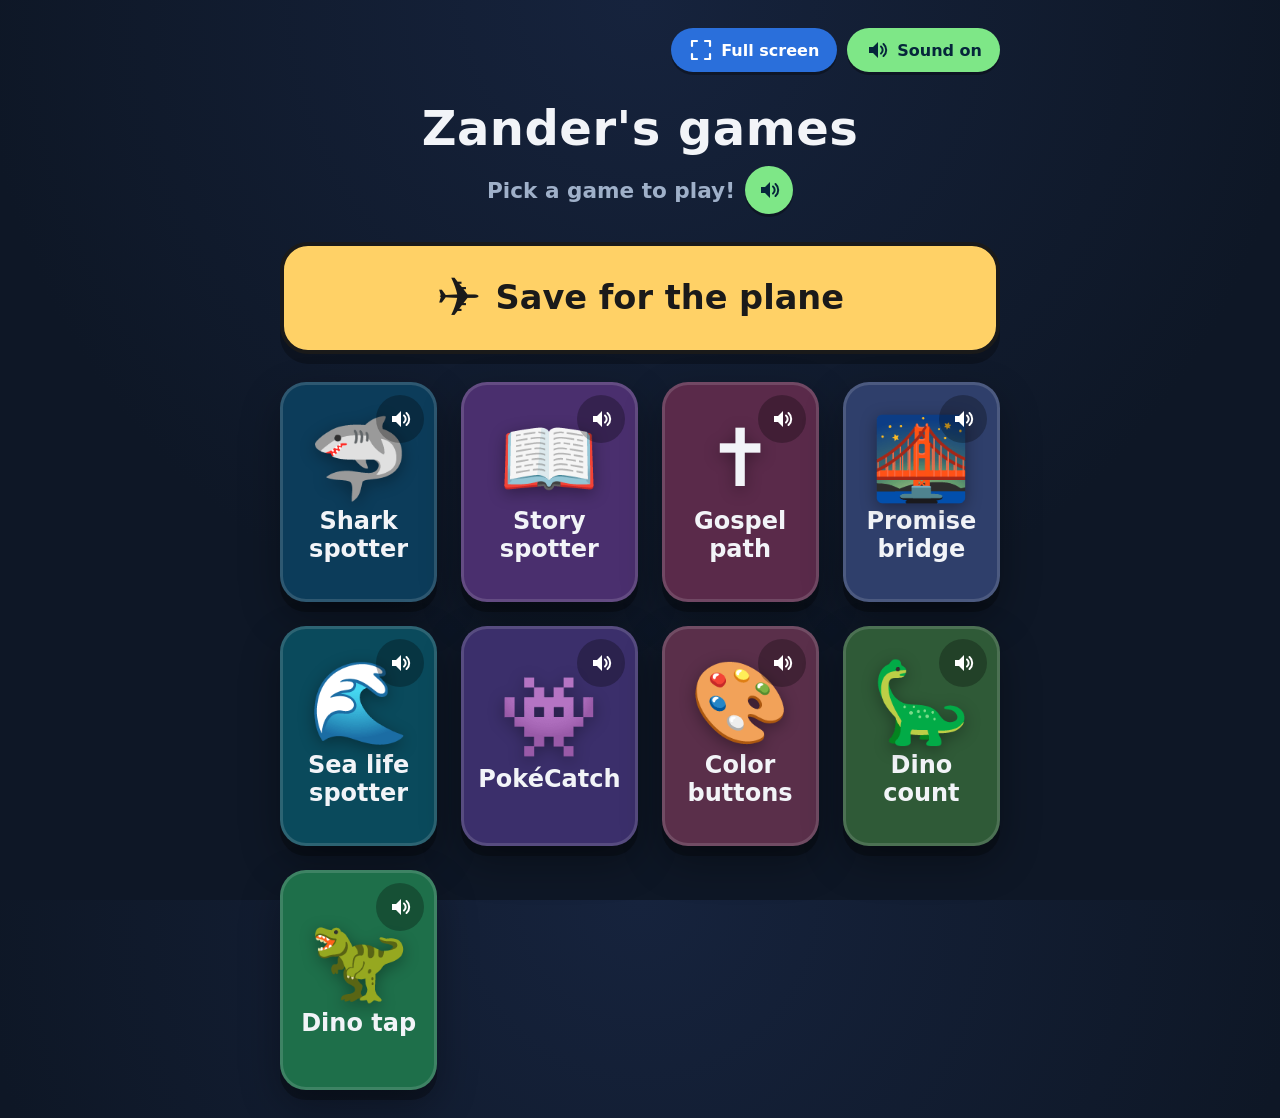
<file: index.html>
<!DOCTYPE html>
<html lang="en">
  <head>
    <meta charset="UTF-8" />
    <meta name="viewport" content="width=device-width, initial-scale=1, minimum-scale=1, maximum-scale=1, user-scalable=no, viewport-fit=cover" />
    <meta name="theme-color" content="#0e1726" />
    <meta name="apple-mobile-web-app-capable" content="yes" />
    <meta name="mobile-web-app-capable" content="yes" />
    <meta name="apple-mobile-web-app-title" content="Zander's games" />
    <meta name="apple-mobile-web-app-status-bar-style" content="black" />
    <title>Zander's games</title>
    <link rel="apple-touch-icon" href="icon-180.png" />
    <link rel="manifest" href="manifest.webmanifest" />
    <link rel="stylesheet" href="shared/kids.css?v=3" />
    <link rel="stylesheet" href="index.css?v=2" />
  </head>
  <body>
    <main class="hub" aria-label="Games menu">
      <div class="kids-topbar" id="kids-topbar"></div>
      <header class="hub-header">
        <h1 class="hub-title">Zander's games</h1>
        <p class="hub-sub" id="hub-sub"><span class="hub-sub-text">Pick a game to play!</span></p>
      </header>
      <button type="button" class="plane-save" id="plane-save">
        <span class="plane-emoji" aria-hidden="true">✈️</span>
        <span class="plane-copy">
          <span class="plane-label" id="plane-label">Save for the plane</span>
          <span class="plane-status" id="plane-status"></span>
        </span>
      </button>
      <nav class="tiles" id="tiles" aria-label="Choose a game"></nav>
    </main>
    <script src="shared/kids.js?v=4"></script>
    <script src="index.js?v=7"></script>
    <script src="plane.js?v=7"></script>
  </body>
</html>
</file>
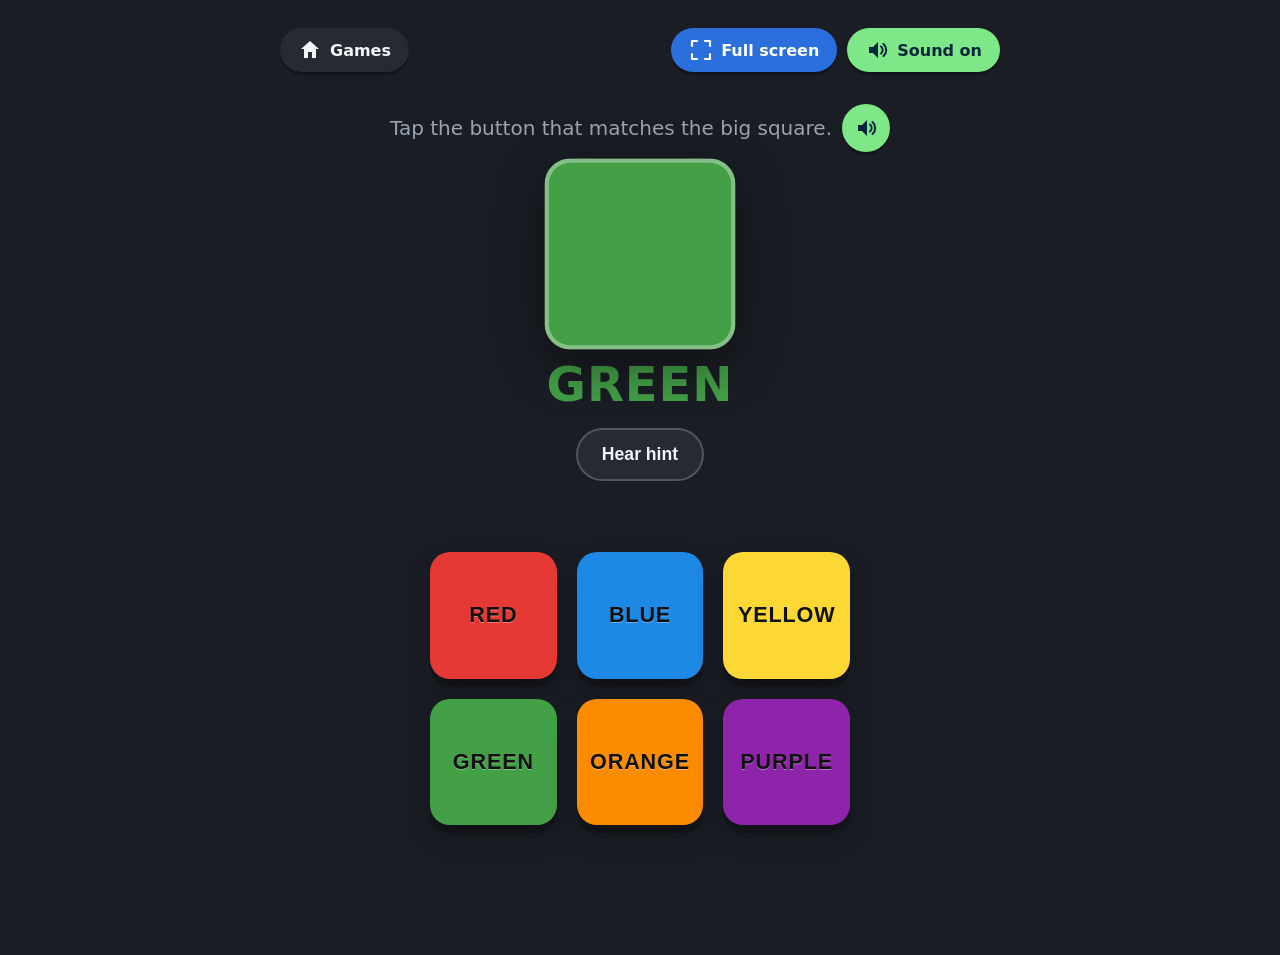
<file: color-buttons/index.html>
<!DOCTYPE html>
<html lang="en">
  <head>
    <meta charset="UTF-8" />
    <meta name="viewport" content="width=device-width, initial-scale=1, minimum-scale=1, maximum-scale=1, user-scalable=no, viewport-fit=cover" />
    <meta name="apple-mobile-web-app-capable" content="yes" />
    <meta name="mobile-web-app-capable" content="yes" />
    <meta name="apple-mobile-web-app-status-bar-style" content="black-translucent" />
    <title>Color Buttons</title>
    <link rel="stylesheet" href="../shared/kids.css?v=3" />
    <link rel="stylesheet" href="styles.css?v=2" />
  </head>
  <body>
    <main class="game" aria-label="Color button game">
      <div class="kids-topbar" id="kids-topbar"></div>
      <header class="top">
        <p class="label" id="prompt-label">
          <span class="how-to-text">Tap the button that matches the big square.</span>
        </p>
        <div class="target-swatch" id="target-swatch" aria-hidden="true"></div>
        <p class="target-name" id="target-name" aria-live="polite"></p>
        <button type="button" class="say-again" id="say-again">Hear hint</button>
        <p class="stars" id="stars" aria-live="polite"></p>
      </header>

      <div class="buttons" id="buttons" role="group" aria-label="Color choices"></div>

      <p class="cheer" id="cheer" aria-live="polite"></p>
    </main>
    <script src="../shared/kids.js?v=4"></script>
    <script src="game.js?v=2"></script>
  </body>
</html>
</file>
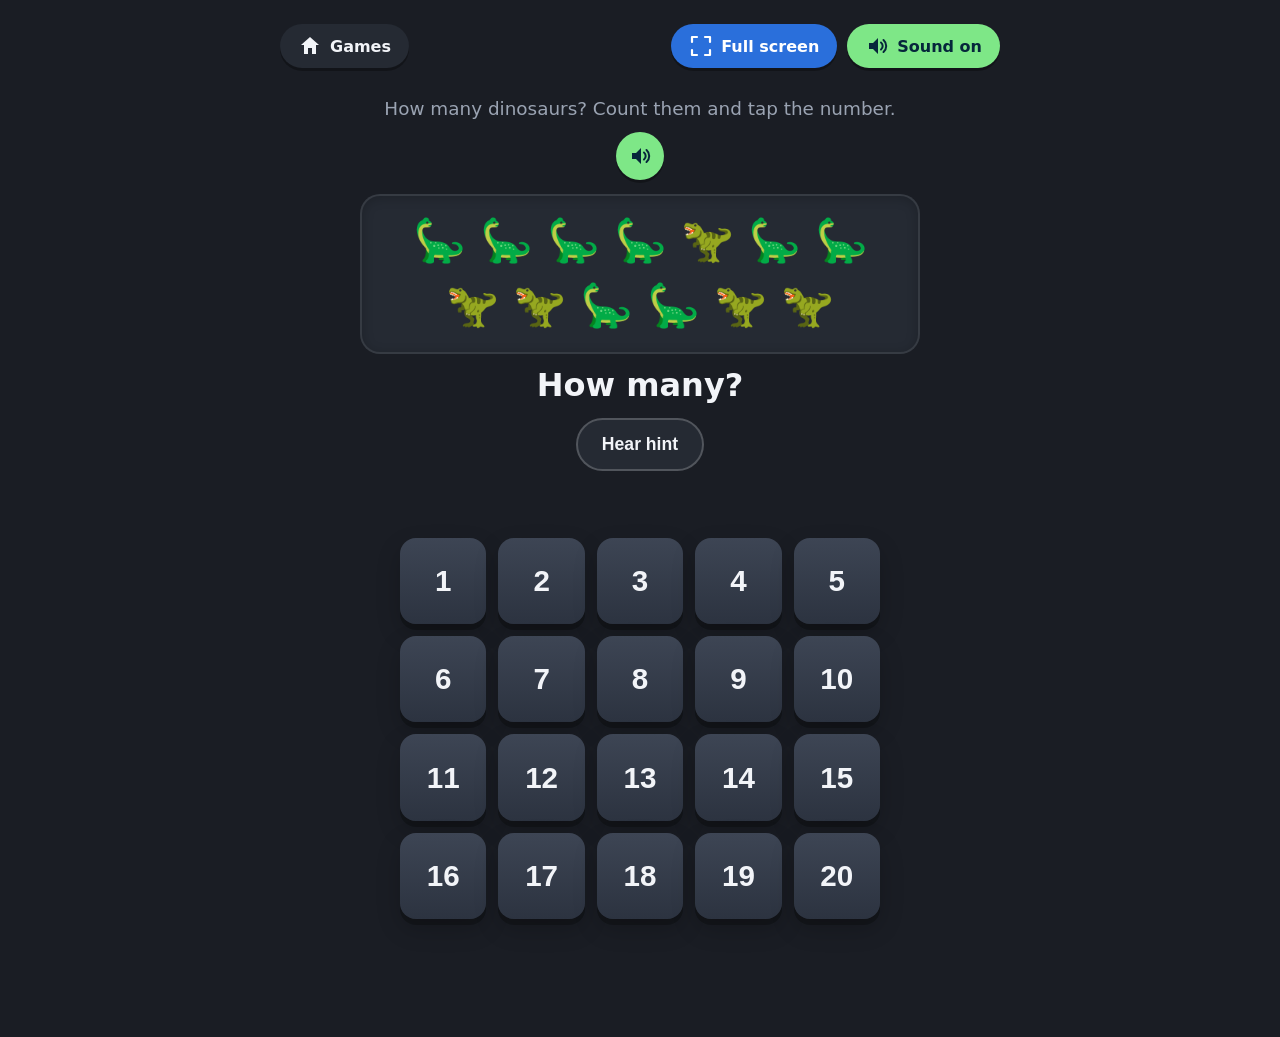
<file: dino-count/index.html>
<!DOCTYPE html>
<html lang="en">
  <head>
    <meta charset="UTF-8" />
    <meta name="viewport" content="width=device-width, initial-scale=1, minimum-scale=1, maximum-scale=1, user-scalable=no, viewport-fit=cover" />
    <meta name="apple-mobile-web-app-capable" content="yes" />
    <meta name="mobile-web-app-capable" content="yes" />
    <meta name="apple-mobile-web-app-status-bar-style" content="black-translucent" />
    <title>Dino count</title>
    <link rel="stylesheet" href="../shared/kids.css?v=3" />
    <link rel="stylesheet" href="styles.css?v=2" />
  </head>
  <body>
    <main class="game" aria-label="Dinosaur counting game">
      <div class="kids-topbar" id="kids-topbar"></div>
      <header class="top">
        <p class="label" id="how-to">
          <span class="how-to-text">How many dinosaurs? Count them and tap the number.</span>
        </p>
        <div class="dino-stage" id="dino-stage" aria-hidden="true"></div>
        <p class="question" id="question" aria-live="polite">How many?</p>
        <button type="button" class="hear-hint" id="hear-hint">Hear hint</button>
        <p class="stars" id="stars" aria-live="polite"></p>
      </header>

      <div class="numpad" id="numpad" role="group" aria-label="Pick a number"></div>

      <p class="cheer" id="cheer" aria-live="polite"></p>
    </main>
    <script src="../shared/kids.js?v=4"></script>
    <script src="game.js?v=2"></script>
  </body>
</html>
</file>
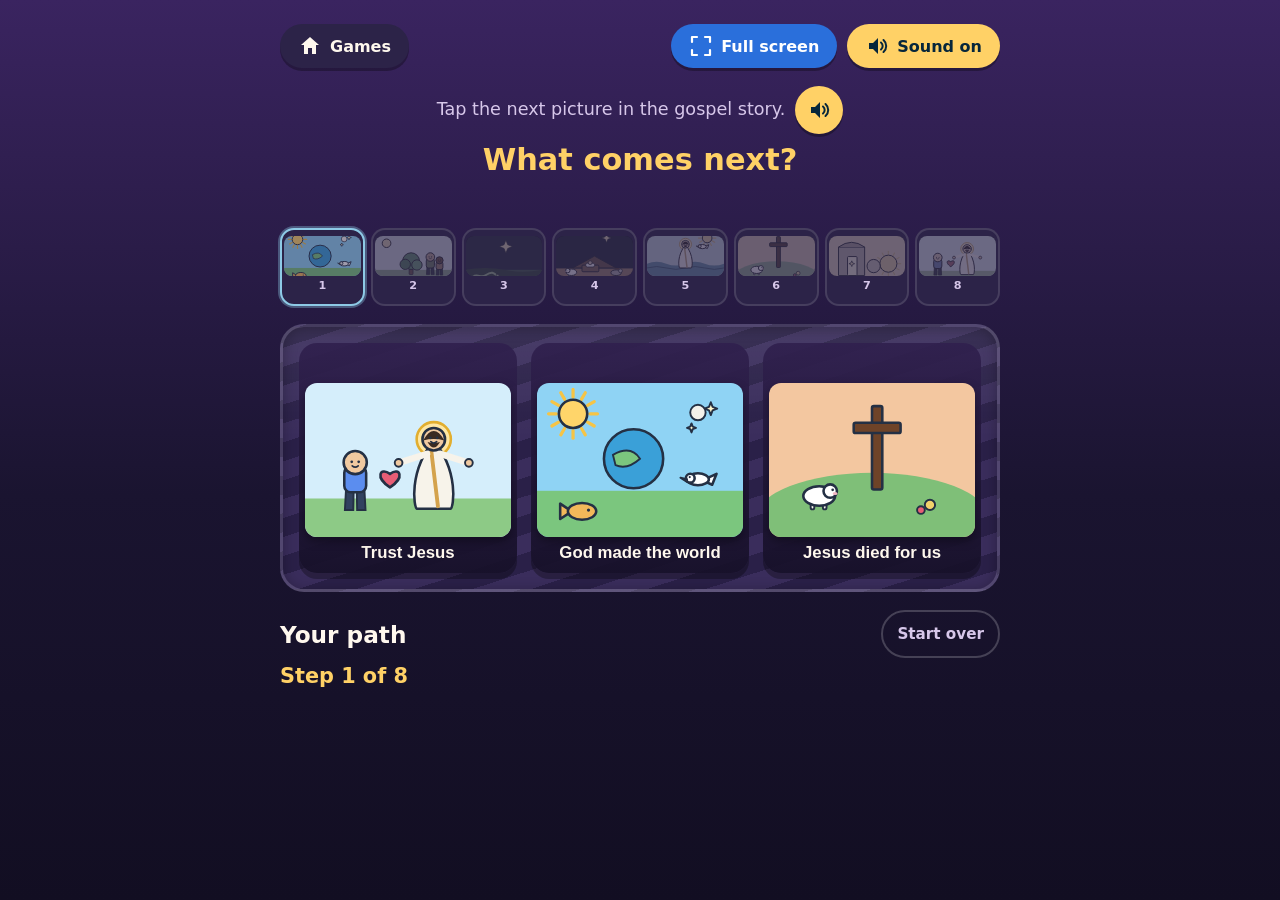
<file: gospel-path/index.html>
<!DOCTYPE html>
<html lang="en">
  <head>
    <meta charset="UTF-8" />
    <meta name="viewport" content="width=device-width, initial-scale=1, minimum-scale=1, maximum-scale=1, user-scalable=no, viewport-fit=cover" />
    <meta name="apple-mobile-web-app-capable" content="yes" />
    <meta name="mobile-web-app-capable" content="yes" />
    <meta name="apple-mobile-web-app-status-bar-style" content="black-translucent" />
    <title>Gospel path</title>
    <link rel="stylesheet" href="../shared/kids.css?v=3" />
    <link rel="stylesheet" href="styles.css?v=1" />
  </head>
  <body>
    <main class="game" aria-label="Gospel path">
      <div class="kids-topbar" id="kids-topbar"></div>
      <header class="top">
        <p class="label" id="how-to">
          <span class="how-to-text">Tap the next picture in the gospel story.</span>
        </p>
        <p class="cheer" id="cheer" aria-live="polite">The gospel story</p>
        <p class="spoken" id="spoken" aria-live="polite"></p>
      </header>

      <ol class="path" id="path" aria-label="Gospel path steps"></ol>

      <div class="field" id="field" role="group" aria-label="Pick the next story"></div>

      <section class="trail" aria-labelledby="trail-heading">
        <div class="trail-head">
          <h2 id="trail-heading">Your path</h2>
          <button class="hear-story" id="hear-story" type="button" hidden>Hear the story</button>
          <button class="reset-btn" id="reset-btn" type="button">Start over</button>
        </div>
        <p class="progress" id="progress" aria-live="polite">Step 1 of 8</p>
      </section>
    </main>
    <script src="../shared/kids.js?v=4"></script>
    <script src="game.js?v=1"></script>
  </body>
</html>
</file>
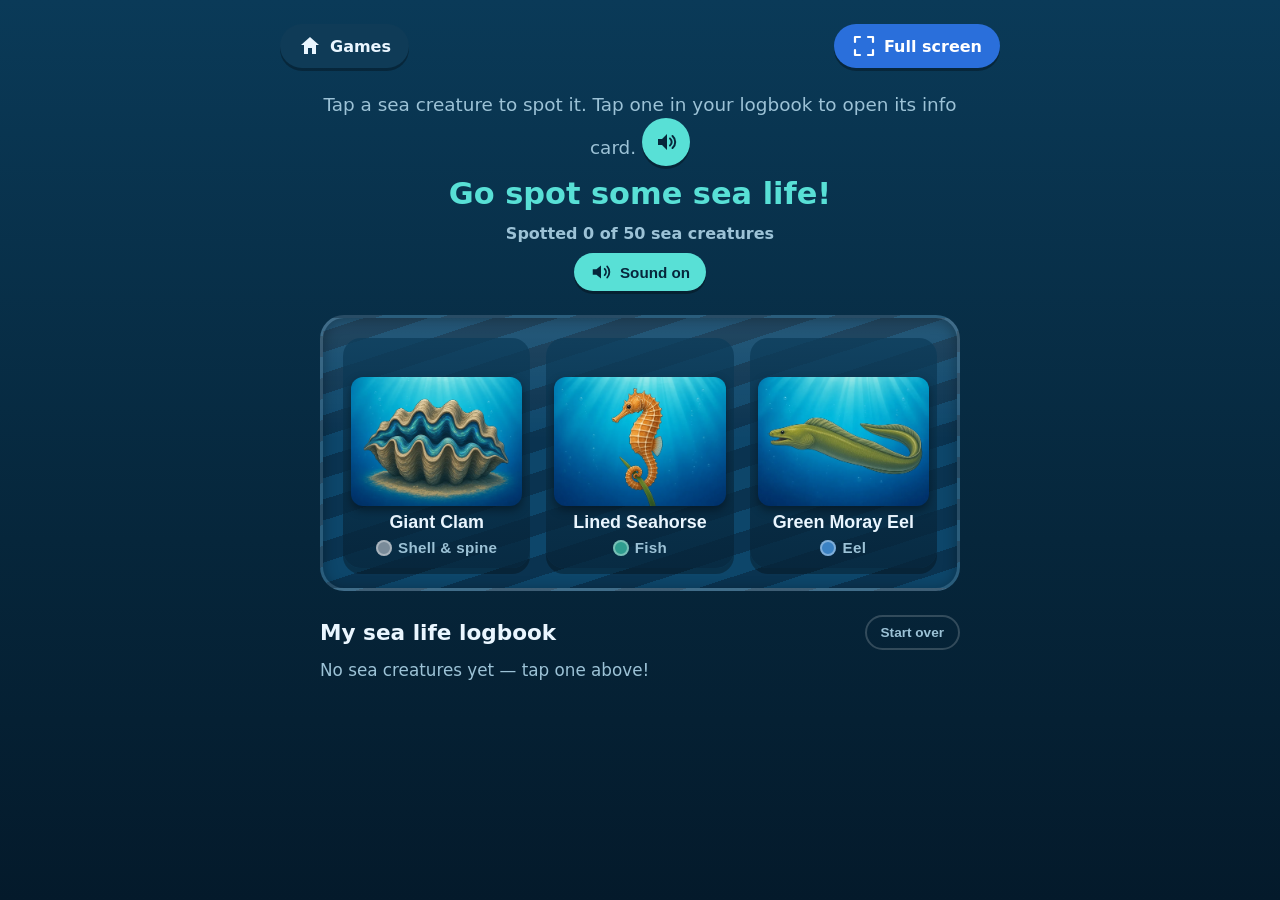
<file: marine/index.html>
<!DOCTYPE html>
<html lang="en">
  <head>
    <meta charset="UTF-8" />
    <meta name="viewport" content="width=device-width, initial-scale=1, minimum-scale=1, maximum-scale=1, user-scalable=no, viewport-fit=cover" />
    <meta name="apple-mobile-web-app-capable" content="yes" />
    <meta name="mobile-web-app-capable" content="yes" />
    <meta name="apple-mobile-web-app-status-bar-style" content="black-translucent" />
    <title>Sea life spotter</title>
    <link rel="stylesheet" href="../shared/kids.css?v=3" />
    <link rel="stylesheet" href="styles.css?v=1" />
  </head>
  <body>
    <main class="game" aria-label="Sea life spotting game">
      <div class="kids-topbar" id="kids-topbar"></div>
      <header class="top">
        <p class="label" id="how-to">
          <span class="how-to-text">Tap a sea creature to spot it. Tap one in your logbook to open its info card.</span>
        </p>
        <p class="cheer" id="cheer" aria-live="polite">Go spot some sea life!</p>
        <p class="progress" id="progress" aria-live="polite"></p>
        <div class="controls">
          <button class="sound-toggle" id="sound-toggle" type="button" aria-pressed="true"></button>
        </div>
      </header>

      <div class="field" id="field" role="group" aria-label="Sea creatures to spot"></div>

      <section class="logbook" aria-labelledby="logbook-heading">
        <div class="logbook-head">
          <h2 id="logbook-heading">My sea life logbook</h2>
          <button class="reset-btn" id="reset-btn" type="button">Start over</button>
        </div>
        <ul class="caught-list" id="caught-list"></ul>
      </section>
    </main>
    <script src="../shared/kids.js?v=4"></script>
    <script src="game.js?v=4"></script>
  </body>
</html>
</file>
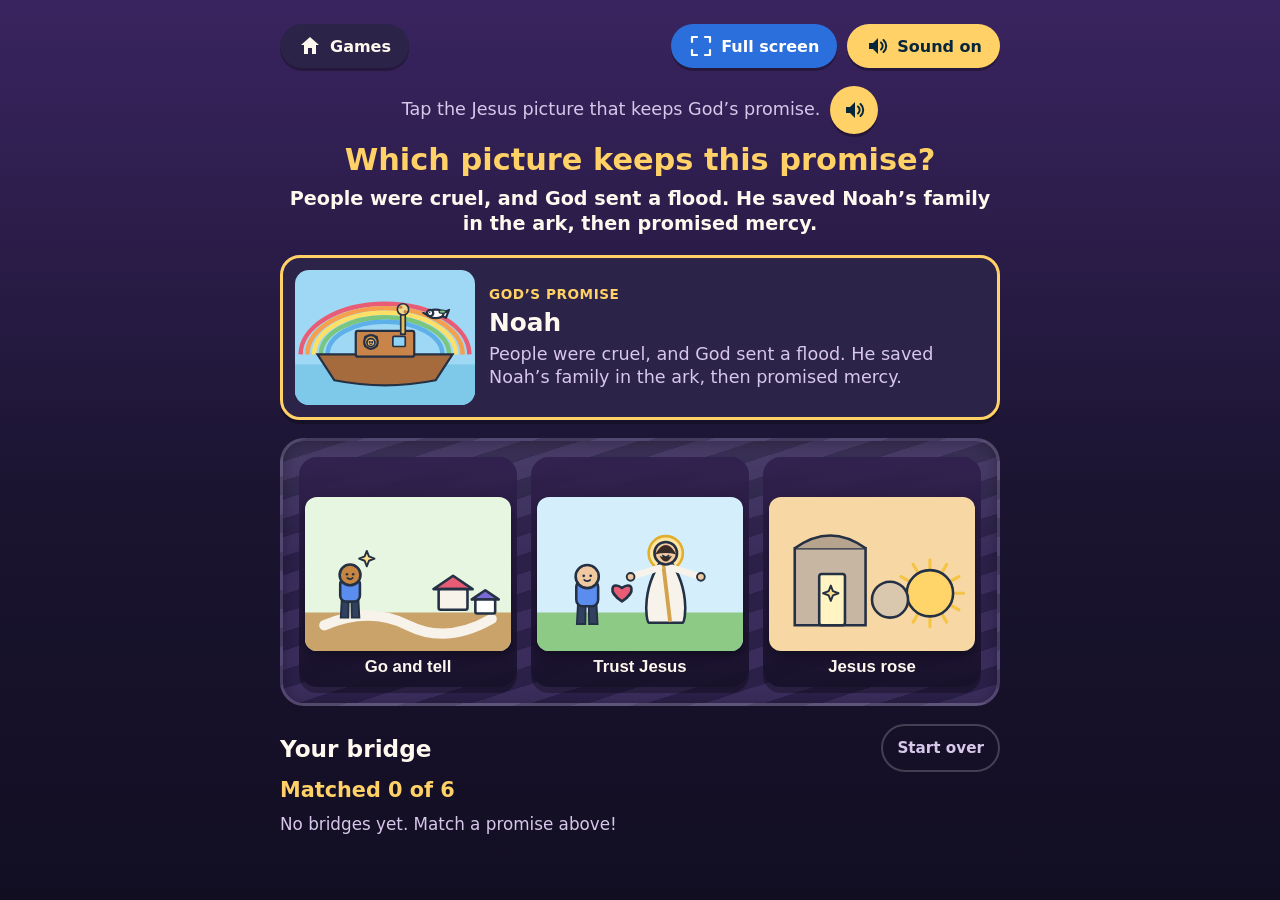
<file: promise-bridge/index.html>
<!DOCTYPE html>
<html lang="en">
  <head>
    <meta charset="UTF-8" />
    <meta name="viewport" content="width=device-width, initial-scale=1, minimum-scale=1, maximum-scale=1, user-scalable=no, viewport-fit=cover" />
    <meta name="apple-mobile-web-app-capable" content="yes" />
    <meta name="mobile-web-app-capable" content="yes" />
    <meta name="apple-mobile-web-app-status-bar-style" content="black-translucent" />
    <title>Promise bridge</title>
    <link rel="stylesheet" href="../shared/kids.css?v=3" />
    <link rel="stylesheet" href="styles.css?v=1" />
  </head>
  <body>
    <main class="game" aria-label="Promise bridge">
      <div class="kids-topbar" id="kids-topbar"></div>
      <header class="top">
        <p class="label" id="how-to">
          <span class="how-to-text">Tap the Jesus picture that keeps God&rsquo;s promise.</span>
        </p>
        <p class="cheer" id="cheer" aria-live="polite">God keeps his promise</p>
        <p class="spoken" id="spoken" aria-live="polite"></p>
      </header>

      <section class="prompt" id="prompt" aria-label="God&rsquo;s promise"></section>

      <div class="field" id="field" role="group" aria-label="Which picture keeps the promise"></div>

      <section class="bridge" aria-labelledby="bridge-heading">
        <div class="bridge-head">
          <h2 id="bridge-heading">Your bridge</h2>
          <button class="hear-story" id="hear-story" type="button" hidden>Hear the bridges</button>
          <button class="reset-btn" id="reset-btn" type="button">Start over</button>
        </div>
        <p class="progress" id="progress" aria-live="polite">Matched 0 of 6</p>
        <ul class="matched-list" id="matched-list"></ul>
      </section>
    </main>
    <script src="../shared/kids.js?v=4"></script>
    <script src="game.js?v=1"></script>
  </body>
</html>
</file>
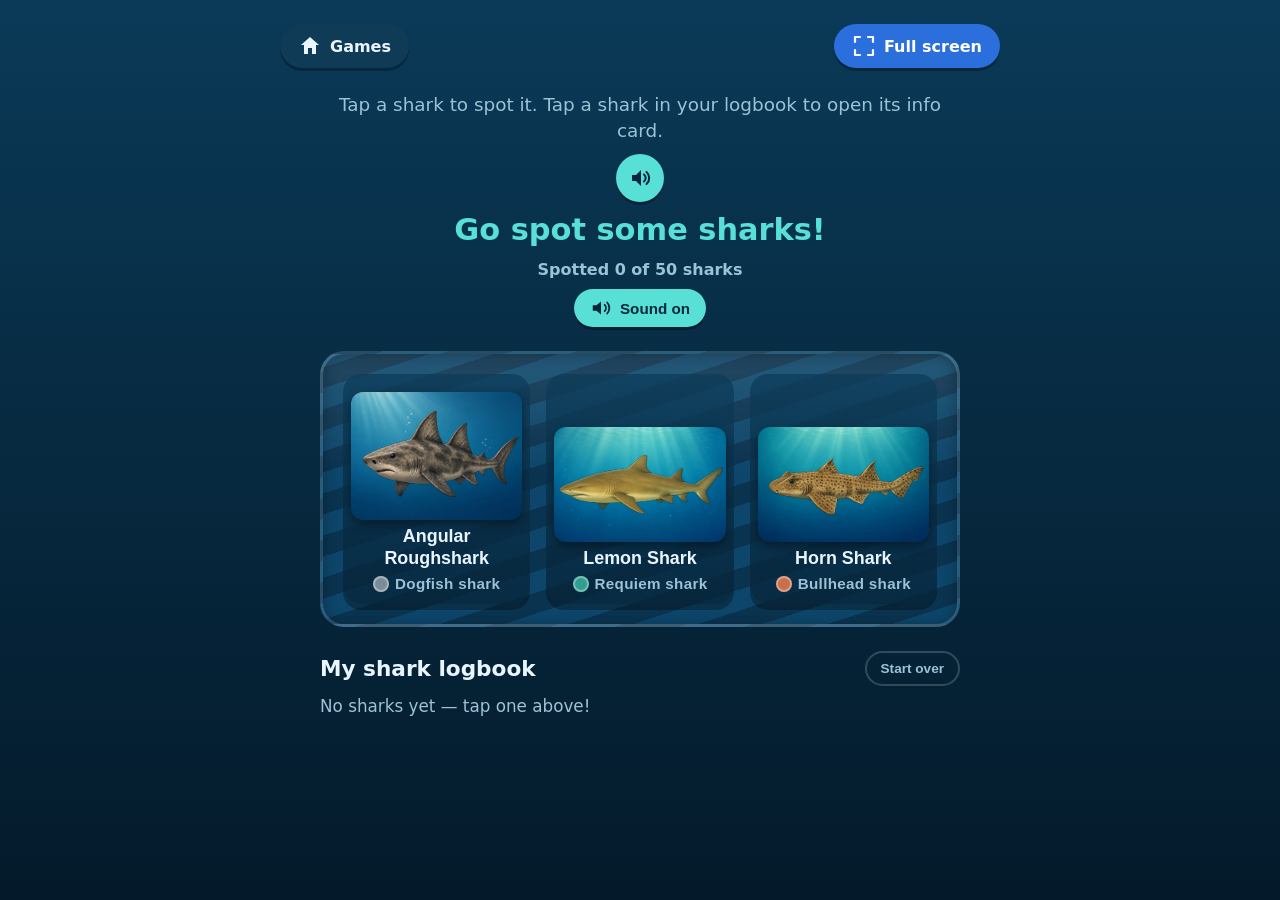
<file: sharks/index.html>
<!DOCTYPE html>
<html lang="en">
  <head>
    <meta charset="UTF-8" />
    <meta name="viewport" content="width=device-width, initial-scale=1, minimum-scale=1, maximum-scale=1, user-scalable=no, viewport-fit=cover" />
    <meta name="apple-mobile-web-app-capable" content="yes" />
    <meta name="mobile-web-app-capable" content="yes" />
    <meta name="apple-mobile-web-app-status-bar-style" content="black-translucent" />
    <title>Shark spotter</title>
    <link rel="stylesheet" href="../shared/kids.css?v=3" />
    <link rel="stylesheet" href="styles.css?v=3" />
  </head>
  <body>
    <main class="game" aria-label="Shark spotting game">
      <div class="kids-topbar" id="kids-topbar"></div>
      <header class="top">
        <p class="label" id="how-to">
          <span class="how-to-text">Tap a shark to spot it. Tap a shark in your logbook to open its info card.</span>
        </p>
        <p class="cheer" id="cheer" aria-live="polite">Go spot some sharks!</p>
        <p class="progress" id="progress" aria-live="polite"></p>
        <div class="controls">
          <button class="sound-toggle" id="sound-toggle" type="button" aria-pressed="true"></button>
        </div>
      </header>

      <div class="field" id="field" role="group" aria-label="Sharks to spot"></div>

      <section class="logbook" aria-labelledby="logbook-heading">
        <div class="logbook-head">
          <h2 id="logbook-heading">My shark logbook</h2>
          <button class="reset-btn" id="reset-btn" type="button">Start over</button>
        </div>
        <ul class="caught-list" id="caught-list"></ul>
      </section>
    </main>
    <script src="../shared/kids.js?v=4"></script>
    <script src="game.js?v=4"></script>
  </body>
</html>
</file>
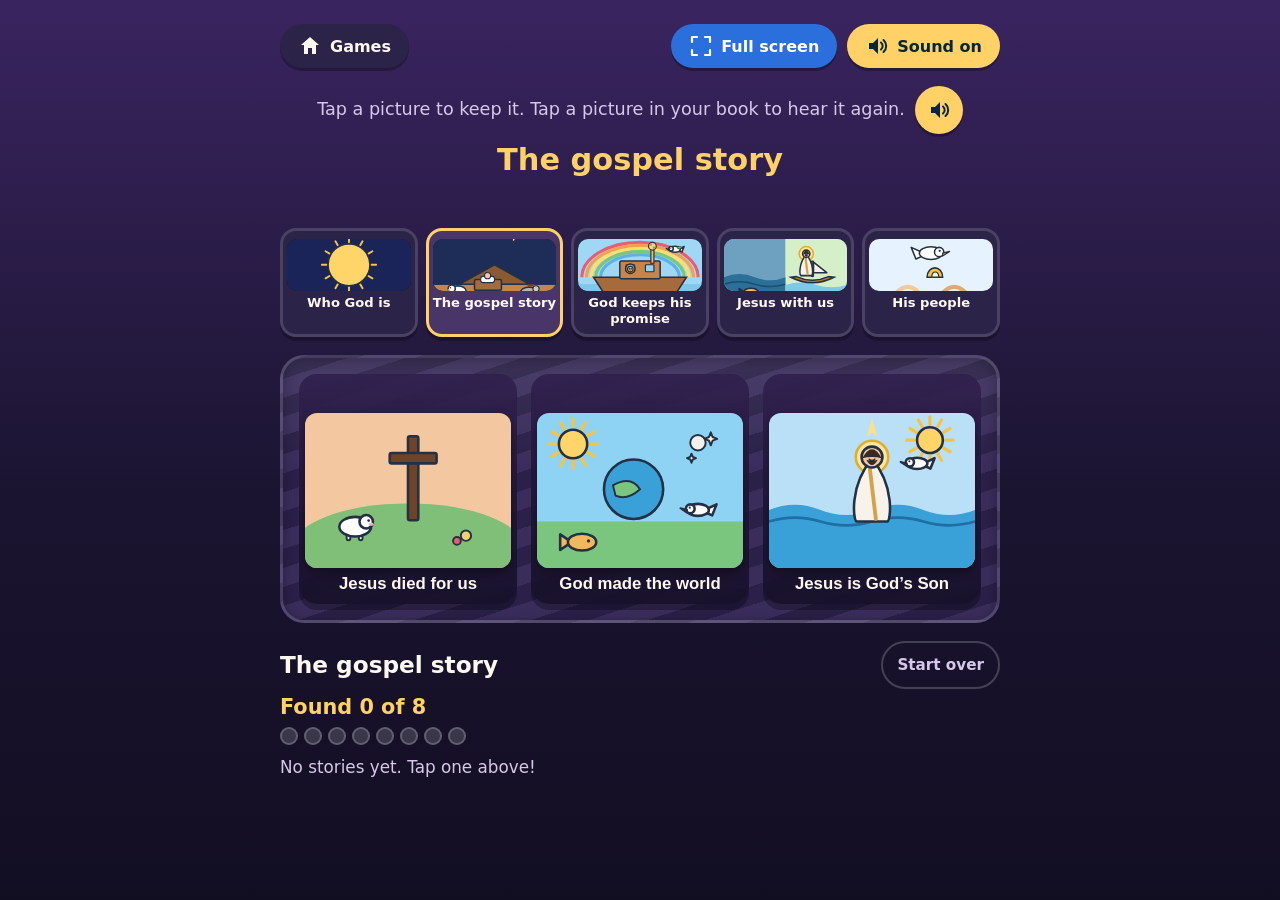
<file: stories/index.html>
<!DOCTYPE html>
<html lang="en">
  <head>
    <meta charset="UTF-8" />
    <meta name="viewport" content="width=device-width, initial-scale=1, minimum-scale=1, maximum-scale=1, user-scalable=no, viewport-fit=cover" />
    <meta name="apple-mobile-web-app-capable" content="yes" />
    <meta name="mobile-web-app-capable" content="yes" />
    <meta name="apple-mobile-web-app-status-bar-style" content="black-translucent" />
    <title>Story spotter</title>
    <link rel="stylesheet" href="../shared/kids.css?v=3" />
    <link rel="stylesheet" href="styles.css?v=1" />
  </head>
  <body>
    <main class="game" aria-label="Story spotter">
      <div class="kids-topbar" id="kids-topbar"></div>
      <header class="top">
        <p class="label" id="how-to">
          <span class="how-to-text">Tap a picture to keep it.</span>
        </p>
        <p class="cheer" id="cheer" aria-live="polite">Tap a story!</p>
        <p class="spoken" id="spoken" aria-live="polite"></p>
      </header>

      <div class="sets" id="sets" role="group" aria-label="Story sets"></div>

      <div class="field" id="field" role="group" aria-label="Stories to tap"></div>

      <section class="logbook" aria-labelledby="book-heading">
        <div class="logbook-head">
          <h2 id="book-heading">The gospel story</h2>
          <button class="hear-story" id="hear-story" type="button" hidden>Hear the story</button>
          <button class="reset-btn" id="reset-btn" type="button">Start over</button>
        </div>
        <p class="progress" id="progress" aria-live="polite">Found 0 of 8</p>
        <div class="pips" id="pips" aria-hidden="true"></div>
        <ul class="caught-list" id="book-list"></ul>
      </section>
    </main>
    <script src="../shared/kids.js?v=4"></script>
    <script src="game.js?v=1"></script>
  </body>
</html>
</file>
<file: shared/kids.css>
/* Shared kid-friendly UI: big tap targets, Home / Mute / Full screen / read-aloud. */
/* Uses each game's CSS variables where present, with safe fallbacks. */

html,
body {
  touch-action: manipulation;
  -ms-touch-action: manipulation;
}

.kids-topbar {
  display: flex;
  align-items: center;
  gap: 10px;
  width: min(100%, 720px);
  margin: 0 auto;
  flex-wrap: wrap;
}

.kids-topbar-spacer {
  flex: 1;
  min-width: 8px;
}

.kids-btn {
  display: inline-flex;
  align-items: center;
  justify-content: center;
  gap: 8px;
  min-height: 44px;
  min-width: 44px;
  padding: 10px 18px;
  border: none;
  border-radius: 999px;
  font-family: inherit;
  font-size: 1rem;
  font-weight: 800;
  text-decoration: none;
  cursor: pointer;
  box-shadow: 0 3px 0 rgba(0, 0, 0, 0.3);
  transition: transform 0.08s ease, box-shadow 0.08s ease;
}

.kids-btn:active {
  transform: translateY(2px);
  box-shadow: 0 1px 0 rgba(0, 0, 0, 0.3);
}

.kids-btn:focus-visible {
  outline: 3px solid #ffe98a;
  outline-offset: 3px;
}

.kids-icon {
  width: 24px;
  height: 24px;
  flex: none;
}

/* Home button */
.kids-home {
  background: var(--panel, #252a33);
  color: var(--text, #f2f4f8);
}

/* Mute / sound toggle */
.kids-mute {
  background: var(--accent, #7ee787);
  color: #06263b;
}

.kids-mute.is-off {
  background: rgba(255, 255, 255, 0.14);
  color: var(--muted, #9aa3b2);
}

/* Full screen toggle — fills the tablet and hides browser chrome when the API allows */
.kids-fullscreen-btn {
  background: #2a6fdb;
  color: #fff;
}

.kids-fullscreen-btn.is-on {
  background: #f0b429;
  color: #1a1200;
}

/* While full screen, keep taps from bouncing the page */
html.kids-fullscreen,
html.kids-fullscreen body {
  overscroll-behavior: none;
}

/* Immersive fill when the Fullscreen API is missing (common on iOS Safari) */
html.kids-immersive,
html.kids-immersive body {
  width: 100%;
  height: 100%;
  margin: 0;
  overflow: hidden;
}

html.kids-immersive body {
  position: fixed;
  inset: 0;
  width: 100%;
  height: 100%;
  height: 100dvh;
  max-height: 100dvh;
  padding:
    env(safe-area-inset-top, 0)
    env(safe-area-inset-right, 0)
    env(safe-area-inset-bottom, 0)
    env(safe-area-inset-left, 0);
  box-sizing: border-box;
  overflow: auto;
  -webkit-overflow-scrolling: touch;
}

html.kids-fullscreen .kids-topbar {
  position: sticky;
  top: 0;
  z-index: 1000;
  width: min(100%, 960px);
  padding: 8px 4px;
  box-sizing: border-box;
  background: inherit;
}

/* The wave arcs only make sense when sound is on; the slash only when off. */
.kids-icon-slash {
  display: none;
}

.kids-mute.is-off .kids-icon-wave {
  display: none;
}

.kids-mute.is-off .kids-icon-slash {
  display: inline;
}

/* Read-this-out-loud button (round speaker) */
.kids-hear {
  width: 48px;
  height: 48px;
  padding: 0;
  border-radius: 50%;
  background: var(--accent, #7ee787);
  color: #06263b;
}

.kids-hear.has-label {
  width: auto;
  border-radius: 999px;
  padding: 10px 18px;
}

.kids-btn-label {
  white-space: nowrap;
}

@media (prefers-reduced-motion: reduce) {
  .kids-btn {
    transition: none;
  }
  .kids-btn:active {
    transform: none;
  }
}
</file>
<file: index.css>
:root {
  --bg: #0e1726;
  --panel: #1b2740;
  --text: #f2f4f8;
  --muted: #9fb0c9;
  --accent: #7ee787;
}

*,
*::before,
*::after {
  box-sizing: border-box;
}

html,
body {
  height: 100%;
  margin: 0;
  font-family: system-ui, "Segoe UI", Roboto, sans-serif;
  background: radial-gradient(circle at 50% 0%, #16233d 0%, var(--bg) 60%);
  color: var(--text);
  -webkit-tap-highlight-color: transparent;
  touch-action: manipulation;
}

.hub {
  min-height: 100%;
  display: flex;
  flex-direction: column;
  align-items: center;
  padding: clamp(12px, 4vw, 28px);
  gap: clamp(16px, 4vw, 28px);
}

.hub-header {
  text-align: center;
  width: min(100%, 720px);
}

.hub-title {
  margin: 0;
  font-size: clamp(1.8rem, 8vw, 3rem);
  font-weight: 900;
  letter-spacing: 0.01em;
}

.hub-sub {
  display: flex;
  align-items: center;
  justify-content: center;
  gap: 10px;
  flex-wrap: wrap;
  margin: 10px 0 0;
  font-size: clamp(1.05rem, 4vw, 1.35rem);
  color: var(--muted);
  font-weight: 700;
}

.tiles {
  display: grid;
  grid-template-columns: repeat(2, 1fr);
  gap: clamp(12px, 4vw, 24px);
  width: min(100%, 720px);
}

.tile {
  position: relative;
  display: flex;
  flex-direction: column;
  align-items: center;
  justify-content: center;
  gap: 8px;
  min-height: clamp(150px, 40vw, 220px);
  padding: 18px 14px 20px;
  border-radius: 26px;
  text-decoration: none;
  color: var(--text);
  background: var(--tile, var(--panel));
  border: 3px solid rgba(255, 255, 255, 0.14);
  box-shadow: 0 10px 0 rgba(0, 0, 0, 0.28), 0 16px 40px rgba(0, 0, 0, 0.32);
  transition: transform 0.1s ease, box-shadow 0.1s ease;
}

.tile:active {
  transform: translateY(4px);
  box-shadow: 0 6px 0 rgba(0, 0, 0, 0.28), 0 10px 24px rgba(0, 0, 0, 0.3);
}

.tile:focus-visible {
  outline: 4px solid #ffe98a;
  outline-offset: 4px;
}

.tile-emoji {
  font-size: clamp(3.2rem, 16vw, 5rem);
  line-height: 1;
  filter: drop-shadow(0 4px 8px rgba(0, 0, 0, 0.35));
}

.tile-name {
  font-size: clamp(1.05rem, 4.5vw, 1.5rem);
  font-weight: 900;
  text-align: center;
}

.tile-hear {
  position: absolute;
  top: 10px;
  right: 10px;
  width: 48px;
  height: 48px;
  display: inline-flex;
  align-items: center;
  justify-content: center;
  border: none;
  border-radius: 50%;
  background: rgba(0, 0, 0, 0.28);
  color: #fff;
  cursor: pointer;
}

.tile-hear:active {
  transform: scale(0.94);
}

.tile-hear:focus-visible {
  outline: 3px solid #ffe98a;
  outline-offset: 2px;
}

@media (min-width: 720px) {
  .tiles {
    grid-template-columns: repeat(4, 1fr);
  }
}

.plane-save {
  display: flex;
  align-items: center;
  justify-content: center;
  gap: 14px;
  width: min(100%, 720px);
  min-height: 112px;
  padding: 16px 22px;
  border: 4px solid #1a1a1a;
  border-radius: 28px;
  background: #ffd166;
  color: #1a1a1a;
  font-family: inherit;
  text-align: left;
  cursor: pointer;
  box-shadow: 0 10px 0 rgba(0, 0, 0, 0.28);
}

.plane-save:active {
  transform: translateY(4px);
  box-shadow: 0 6px 0 rgba(0, 0, 0, 0.28);
}

.plane-save:focus-visible {
  outline: 4px solid #ffffff;
  outline-offset: 4px;
}

.plane-save.is-done {
  background: #7ee787;
}

.plane-save.is-saving {
  cursor: progress;
}

.plane-emoji {
  font-size: clamp(2.4rem, 10vw, 3.4rem);
  line-height: 1;
}

.plane-copy {
  display: flex;
  flex-direction: column;
  gap: 2px;
  min-width: 0;
}

.plane-label {
  font-size: clamp(1.45rem, 5.5vw, 2.1rem);
  font-weight: 900;
  line-height: 1.1;
}

.plane-status {
  min-height: 1.3em;
  font-size: clamp(1.15rem, 4.5vw, 1.6rem);
  font-weight: 800;
  line-height: 1.2;
}

.plane-status:empty {
  display: none;
}

@media (prefers-reduced-motion: reduce) {
  .tile,
  .plane-save {
    transition: none;
  }
  .tile:active,
  .plane-save:active {
    transform: none;
  }
}
</file>
<file: color-buttons/styles.css>
:root {
  --bg: #1a1d24;
  --panel: #252a33;
  --text: #f2f4f8;
  --muted: #9aa3b2;
}

*,
*::before,
*::after {
  box-sizing: border-box;
}

html,
body {
  height: 100%;
  margin: 0;
  font-family: system-ui, "Segoe UI", Roboto, sans-serif;
  background: var(--bg);
  color: var(--text);
  -webkit-tap-highlight-color: transparent;
  touch-action: manipulation;
}

.game {
  min-height: 100%;
  display: flex;
  flex-direction: column;
  align-items: center;
  padding: clamp(12px, 4vw, 28px);
  gap: clamp(16px, 5vw, 32px);
}

.top {
  text-align: center;
  width: min(100%, 520px);
}

.label {
  margin: 0 0 12px;
  font-size: clamp(1rem, 4vw, 1.25rem);
  color: var(--muted);
}

#prompt-label {
  display: flex;
  align-items: center;
  justify-content: center;
  gap: 10px;
  flex-wrap: wrap;
}

.stars {
  margin: 12px 0 0;
  min-height: 1.4em;
  font-size: clamp(1rem, 4vw, 1.2rem);
  font-weight: 800;
  color: #ffd76a;
}

.target-swatch {
  width: min(40vw, 180px);
  height: min(40vw, 180px);
  margin: 0 auto 12px;
  border-radius: 24px;
  border: 4px solid rgba(255, 255, 255, 0.35);
  box-shadow: 0 12px 40px rgba(0, 0, 0, 0.35);
  transition: transform 0.25s ease, box-shadow 0.25s ease;
}

.target-swatch.pop {
  transform: scale(1.06);
  box-shadow: 0 16px 48px rgba(0, 0, 0, 0.45);
}

.target-name {
  margin: 0;
  font-size: clamp(1.75rem, 8vw, 3rem);
  font-weight: 800;
  letter-spacing: 0.02em;
  text-transform: uppercase;
}

.say-again {
  margin-top: 16px;
  padding: 14px 24px;
  font-size: 1.1rem;
  font-weight: 600;
  color: var(--text);
  background: var(--panel);
  border: 2px solid rgba(255, 255, 255, 0.2);
  border-radius: 999px;
  cursor: pointer;
}

.say-again:active {
  transform: scale(0.98);
}

.buttons {
  display: grid;
  grid-template-columns: repeat(2, 1fr);
  gap: clamp(12px, 4vw, 20px);
  width: min(100%, 420px);
  flex: 1;
  align-content: center;
}

.color-btn {
  aspect-ratio: 1;
  min-height: 120px;
  border: none;
  border-radius: 20px;
  cursor: pointer;
  font-size: clamp(1.1rem, 4.5vw, 1.35rem);
  font-weight: 800;
  text-transform: uppercase;
  letter-spacing: 0.04em;
  color: #111;
  text-shadow: 0 1px 0 rgba(255, 255, 255, 0.35);
  box-shadow: 0 8px 0 rgba(0, 0, 0, 0.2), 0 12px 28px rgba(0, 0, 0, 0.25);
  transition: transform 0.08s ease, box-shadow 0.08s ease;
}

.color-btn:active {
  transform: translateY(4px);
  box-shadow: 0 4px 0 rgba(0, 0, 0, 0.2), 0 8px 16px rgba(0, 0, 0, 0.2);
}

.color-btn.wrong {
  animation: shake 0.45s ease;
}

@keyframes shake {
  0%,
  100% {
    transform: translateX(0);
  }
  20% {
    transform: translateX(-8px);
  }
  40% {
    transform: translateX(8px);
  }
  60% {
    transform: translateX(-6px);
  }
  80% {
    transform: translateX(6px);
  }
}

.color-btn:disabled {
  opacity: 0.85;
  cursor: default;
}

.cheer {
  min-height: 2.5em;
  margin: 0;
  font-size: clamp(1.25rem, 5vw, 1.75rem);
  font-weight: 700;
  color: #7ee787;
  text-align: center;
}

@media (min-width: 600px) {
  .buttons {
    grid-template-columns: repeat(3, 1fr);
  }
}

@media (prefers-reduced-motion: reduce) {
  .target-swatch,
  .color-btn {
    transition: none;
  }
  .target-swatch.pop,
  .color-btn.wrong {
    animation: none;
  }
}
</file>
<file: dino-count/styles.css>
:root {
  --bg: #1a1d24;
  --panel: #252a33;
  --text: #f2f4f8;
  --muted: #9aa3b2;
  --accent: #7ee787;
}

*,
*::before,
*::after {
  box-sizing: border-box;
}

html,
body {
  height: 100%;
  margin: 0;
  font-family: system-ui, "Segoe UI", Roboto, sans-serif;
  background: var(--bg);
  color: var(--text);
  -webkit-tap-highlight-color: transparent;
  touch-action: manipulation;
}

.game {
  min-height: 100%;
  display: flex;
  flex-direction: column;
  align-items: center;
  padding: clamp(12px, 4vw, 24px);
  gap: clamp(14px, 4vw, 28px);
}

.top {
  text-align: center;
  width: min(100%, 560px);
}

.label {
  margin: 0 0 14px;
  font-size: clamp(0.95rem, 3.8vw, 1.15rem);
  color: var(--muted);
  line-height: 1.4;
}

#how-to {
  display: flex;
  align-items: center;
  justify-content: center;
  gap: 10px;
  flex-wrap: wrap;
}

.stars {
  margin: 12px 0 0;
  min-height: 1.4em;
  font-size: clamp(1rem, 4vw, 1.2rem);
  font-weight: 800;
  color: #ffd76a;
}

.dino-stage {
  display: flex;
  flex-wrap: wrap;
  justify-content: center;
  align-items: center;
  gap: clamp(6px, 2.5vw, 14px);
  min-height: clamp(100px, 28vw, 160px);
  padding: clamp(12px, 4vw, 20px);
  margin: 0 auto 12px;
  max-width: 100%;
  background: var(--panel);
  border-radius: 20px;
  border: 2px solid rgba(255, 255, 255, 0.08);
  box-shadow: inset 0 2px 12px rgba(0, 0, 0, 0.2);
}

.dino {
  font-size: clamp(2.5rem, 12vw, 3.75rem);
  line-height: 1;
  user-select: none;
  animation: pop-in 0.35s ease backwards;
}

.dino-stage.many .dino {
  font-size: clamp(1.65rem, 7vw, 2.65rem);
}

@keyframes pop-in {
  from {
    transform: scale(0.4);
    opacity: 0;
  }
  to {
    transform: scale(1);
    opacity: 1;
  }
}

.question {
  margin: 0;
  font-size: clamp(1.4rem, 6vw, 2rem);
  font-weight: 800;
}

.hear-hint {
  margin-top: 14px;
  padding: 14px 24px;
  font-size: 1.1rem;
  font-weight: 600;
  color: var(--text);
  background: var(--panel);
  border: 2px solid rgba(255, 255, 255, 0.2);
  border-radius: 999px;
  cursor: pointer;
}

.hear-hint:active {
  transform: scale(0.98);
}

.numpad {
  display: grid;
  grid-template-columns: repeat(5, 1fr);
  gap: clamp(6px, 2vw, 12px);
  width: min(100%, 480px);
}

.num-btn {
  aspect-ratio: 1;
  min-height: clamp(58px, 14vw, 78px);
  border: none;
  border-radius: 16px;
  cursor: pointer;
  font-size: clamp(1.3rem, 5vw, 1.85rem);
  font-weight: 800;
  color: var(--text);
  background: linear-gradient(180deg, #3d4554 0%, #2c3340 100%);
  box-shadow: 0 6px 0 rgba(0, 0, 0, 0.25), 0 10px 24px rgba(0, 0, 0, 0.2);
  transition: transform 0.08s ease, box-shadow 0.08s ease;
}

.num-btn:active {
  transform: translateY(3px);
  box-shadow: 0 3px 0 rgba(0, 0, 0, 0.25), 0 6px 14px rgba(0, 0, 0, 0.2);
}

.num-btn.wrong {
  animation: shake 0.45s ease;
}

@keyframes shake {
  0%,
  100% {
    transform: translateX(0);
  }
  20% {
    transform: translateX(-7px);
  }
  40% {
    transform: translateX(7px);
  }
  60% {
    transform: translateX(-5px);
  }
  80% {
    transform: translateX(5px);
  }
}

.num-btn:disabled {
  opacity: 0.75;
  cursor: default;
}

.cheer {
  min-height: 2.5em;
  margin: 0;
  font-size: clamp(1.2rem, 5vw, 1.65rem);
  font-weight: 700;
  color: var(--accent);
  text-align: center;
}

@media (min-width: 480px) {
  .numpad {
    max-width: 520px;
  }
}

@media (prefers-reduced-motion: reduce) {
  .num-btn {
    transition: none;
  }
  .dino,
  .num-btn.wrong {
    animation: none;
  }
}
</file>
<file: gospel-path/styles.css>
:root {
  --bg: #1a1430;
  --panel: #2c2348;
  --text: #fff8ee;
  --muted: #d7c7ea;
  --accent: #ffd166;
  --sea: #3a2d5c;
  --sea-dark: #2a2048;
  --good: #8ecae6;
}

*,
*::before,
*::after {
  box-sizing: border-box;
}

html,
body {
  height: 100%;
  margin: 0;
  font-family: system-ui, "Segoe UI", Roboto, sans-serif;
  background: linear-gradient(180deg, #3a2460 0%, #1a1430 55%, #120e22 100%);
  color: var(--text);
  -webkit-tap-highlight-color: transparent;
  touch-action: manipulation;
}

.game {
  min-height: 100%;
  display: flex;
  flex-direction: column;
  align-items: center;
  padding: clamp(12px, 3vw, 24px);
  gap: clamp(10px, 2.4vw, 18px);
}

.top {
  text-align: center;
  width: min(100%, 720px);
}

.label {
  display: flex;
  align-items: center;
  justify-content: center;
  gap: 10px;
  flex-wrap: wrap;
  margin: 0;
  font-size: clamp(0.95rem, 3.2vw, 1.1rem);
  color: var(--muted);
  line-height: 1.35;
}

.cheer {
  min-height: 1.3em;
  margin: 8px 0 0;
  font-size: clamp(1.35rem, 5vw, 1.9rem);
  font-weight: 800;
  color: var(--accent);
}

.spoken {
  min-height: 1.3em;
  margin: 4px 0 0;
  font-size: clamp(1rem, 3.6vw, 1.2rem);
  font-weight: 700;
  line-height: 1.35;
  color: var(--text);
}

.path {
  display: grid;
  grid-template-columns: repeat(8, minmax(0, 1fr));
  gap: 6px;
  width: min(100%, 720px);
  margin: 0;
  padding: 0;
  list-style: none;
}

.path-step {
  position: relative;
  display: flex;
  flex-direction: column;
  align-items: center;
  gap: 4px;
  min-height: 78px;
  padding: 6px 2px;
  border-radius: 14px;
  background: var(--panel);
  border: 2px solid rgba(255, 255, 255, 0.12);
  color: var(--muted);
  font-size: clamp(0.55rem, 1.8vw, 0.7rem);
  font-weight: 800;
  line-height: 1.1;
  text-align: center;
}

.path-step img {
  width: 100%;
  height: 40px;
  object-fit: cover;
  border-radius: 8px;
  background: #120e22;
  opacity: 0.35;
  filter: grayscale(0.6);
}

.path-step.is-done {
  border-color: var(--accent);
  color: var(--text);
}

.path-step.is-done img {
  opacity: 1;
  filter: none;
}

.path-step.is-next {
  border-color: var(--good);
  box-shadow: 0 0 0 2px rgba(142, 202, 230, 0.35);
}

.path-step.is-next img {
  opacity: 0.55;
  filter: none;
}

.field {
  display: grid;
  grid-template-columns: repeat(3, minmax(0, 1fr));
  gap: clamp(8px, 2vw, 14px);
  width: min(100%, 720px);
  padding: clamp(10px, 2.4vw, 16px);
  background:
    linear-gradient(180deg, rgba(255, 255, 255, 0.08), transparent 42%),
    repeating-linear-gradient(-18deg, var(--sea) 0 18px, var(--sea-dark) 18px 36px);
  border-radius: 24px;
  border: 3px solid rgba(255, 255, 255, 0.12);
  box-shadow: inset 0 2px 14px rgba(0, 0, 0, 0.28);
}

.story-card {
  position: relative;
  display: flex;
  flex-direction: column;
  align-items: center;
  justify-content: flex-end;
  gap: 6px;
  width: 100%;
  min-height: clamp(168px, 32vw, 230px);
  padding: 8px 6px 10px;
  border: none;
  border-radius: 18px;
  cursor: pointer;
  color: var(--text);
  background: linear-gradient(180deg, rgba(48, 32, 78, 0.92), rgba(22, 16, 40, 0.92));
  box-shadow: 0 6px 0 rgba(0, 0, 0, 0.3);
  overflow: hidden;
}

.story-card:active {
  transform: translateY(3px);
  box-shadow: 0 3px 0 rgba(0, 0, 0, 0.24);
}

.story-card:focus-visible,
.hear-story:focus-visible,
.reset-btn:focus-visible {
  outline: 3px solid #ffe98a;
  outline-offset: 3px;
}

.story-card.wrong {
  animation: soft-shake 0.45s ease;
}

.story-card.spotting {
  pointer-events: none;
}

.story-card.spotting .card-art,
.story-card.spotting .card-name {
  opacity: 0;
  transform: scale(0.25);
  transition: opacity 0.3s ease, transform 0.3s ease;
}

.card-art {
  width: 100%;
  display: flex;
  align-items: center;
  justify-content: center;
  pointer-events: none;
  filter: drop-shadow(0 4px 5px rgba(0, 0, 0, 0.35));
}

.card-art img {
  width: 100%;
  height: auto;
  display: block;
  border-radius: 12px;
}

.card-name {
  font-size: clamp(0.78rem, 2.6vw, 1.05rem);
  font-weight: 800;
  line-height: 1.2;
  text-align: center;
}

.splash {
  position: absolute;
  top: 42%;
  left: 50%;
  width: 60px;
  height: 60px;
  margin: -30px 0 0 -30px;
  border-radius: 50%;
  border: 4px solid var(--accent);
  opacity: 0;
  pointer-events: none;
}

.story-card.spotting .splash {
  animation: splash 0.6s ease;
}

.trail {
  width: min(100%, 720px);
}

.trail-head {
  display: flex;
  align-items: center;
  justify-content: space-between;
  gap: 8px;
  margin: 0 0 6px;
  flex-wrap: wrap;
}

.trail h2 {
  margin: 0;
  font-size: clamp(1.15rem, 4vw, 1.45rem);
  flex: 1 1 auto;
}

.progress {
  margin: 0;
  font-size: clamp(1.05rem, 3.6vw, 1.3rem);
  font-weight: 800;
  color: var(--accent);
}

.hear-story,
.reset-btn {
  flex: 0 0 auto;
  min-height: 48px;
  padding: 10px 14px;
  border-radius: 999px;
  font: inherit;
  font-size: 0.95rem;
  font-weight: 800;
  cursor: pointer;
}

.hear-story {
  border: none;
  background: var(--accent);
  color: #1a1430;
  box-shadow: 0 3px 0 rgba(0, 0, 0, 0.28);
}

.hear-story[hidden] {
  display: none;
}

.reset-btn {
  border: 2px solid rgba(255, 255, 255, 0.2);
  background: transparent;
  color: var(--muted);
}

.hear-story:active,
.reset-btn:active {
  transform: translateY(2px);
}

.burst {
  position: fixed;
  z-index: 300;
  width: 0;
  height: 0;
  pointer-events: none;
}

.burst-dot {
  position: absolute;
  left: 0;
  top: 0;
  width: 12px;
  height: 12px;
  margin: -6px 0 0 -6px;
  border-radius: 50%;
  opacity: 0;
  animation: burst-fly 0.9s ease-out forwards;
}

@keyframes splash {
  from {
    opacity: 0.9;
    transform: scale(0.2);
  }
  to {
    opacity: 0;
    transform: scale(1.9);
  }
}

@keyframes burst-fly {
  0% {
    opacity: 1;
    transform: translate(0, 0) scale(0.4);
  }
  70% {
    opacity: 1;
  }
  100% {
    opacity: 0;
    transform: translate(var(--dx), var(--dy)) scale(1);
  }
}

@keyframes soft-shake {
  0%,
  100% {
    transform: translateX(0);
  }
  25% {
    transform: translateX(-8px);
  }
  75% {
    transform: translateX(8px);
  }
}

@media (max-width: 420px) {
  .path {
    gap: 4px;
  }
  .path-step {
    min-height: 68px;
    font-size: 0.5rem;
  }
  .path-step img {
    height: 32px;
  }
}

@media (prefers-reduced-motion: reduce) {
  .burst-dot,
  .story-card.spotting .splash,
  .story-card.wrong {
    animation: none;
  }
  .story-card.spotting .card-art,
  .story-card.spotting .card-name {
    transition: none;
  }
}
</file>
<file: marine/styles.css>
:root {
  --bg: #06263b;
  --panel: #0f3b57;
  --text: #eaf6ff;
  --muted: #9cc2d6;
  --accent: #58e0d6;
  --sea: #0d466a;
  --sea-dark: #0a3350;
}

*,
*::before,
*::after {
  box-sizing: border-box;
}

html,
body {
  height: 100%;
  margin: 0;
  font-family: system-ui, "Segoe UI", Roboto, sans-serif;
  background: linear-gradient(180deg, #0a3a58 0%, #06263b 60%, #041a2b 100%);
  color: var(--text);
  -webkit-tap-highlight-color: transparent;
  touch-action: manipulation;
}

.game {
  min-height: 100%;
  display: flex;
  flex-direction: column;
  align-items: center;
  padding: clamp(12px, 4vw, 24px);
  gap: clamp(14px, 4vw, 24px);
}

.top {
  text-align: center;
  width: min(100%, 640px);
}

.label {
  margin: 0 0 10px;
  font-size: clamp(0.95rem, 3.8vw, 1.15rem);
  color: var(--muted);
  line-height: 1.4;
}

.cheer {
  min-height: 1.4em;
  margin: 0;
  font-size: clamp(1.35rem, 5.5vw, 1.9rem);
  font-weight: 800;
  color: var(--accent);
}

.progress {
  margin: 6px 0 0;
  font-size: clamp(0.85rem, 3vw, 1rem);
  font-weight: 700;
  color: var(--muted);
}

.controls {
  display: flex;
  justify-content: center;
  margin-top: 10px;
}

.sound-toggle {
  display: inline-flex;
  align-items: center;
  gap: 8px;
  padding: 8px 16px;
  border: none;
  border-radius: 999px;
  background: var(--accent);
  color: #06263b;
  font-size: 0.95rem;
  font-weight: 800;
  cursor: pointer;
  box-shadow: 0 3px 0 rgba(0, 0, 0, 0.3);
}

.sound-toggle:active {
  transform: translateY(2px);
  box-shadow: 0 1px 0 rgba(0, 0, 0, 0.3);
}

.sound-toggle .speaker-icon {
  width: 22px;
  height: 22px;
}

.sound-toggle.is-off {
  background: rgba(255, 255, 255, 0.14);
  color: var(--muted);
}

.field {
  display: grid;
  grid-template-columns: repeat(3, 1fr);
  gap: clamp(8px, 2.5vw, 16px);
  width: min(100%, 640px);
  padding: clamp(12px, 3vw, 20px);
  background:
    linear-gradient(180deg, rgba(255, 255, 255, 0.1), transparent 45%),
    repeating-linear-gradient(
      -18deg,
      var(--sea) 0 20px,
      var(--sea-dark) 20px 40px
    );
  border-radius: 24px;
  border: 3px solid rgba(255, 255, 255, 0.12);
  box-shadow: inset 0 2px 14px rgba(0, 0, 0, 0.3);
}

.creature-card {
  position: relative;
  display: flex;
  flex-direction: column;
  align-items: center;
  justify-content: flex-end;
  gap: 6px;
  min-height: clamp(160px, 36vw, 230px);
  padding: 10px 8px 12px;
  border: none;
  border-radius: 18px;
  cursor: pointer;
  color: var(--text);
  background: linear-gradient(180deg, rgba(12, 60, 90, 0.75), rgba(6, 34, 54, 0.75));
  box-shadow: 0 6px 0 rgba(0, 0, 0, 0.3);
  transition: transform 0.08s ease;
  overflow: hidden;
}

.creature-card:active {
  transform: translateY(3px);
  box-shadow: 0 3px 0 rgba(0, 0, 0, 0.24);
}

.creature-art {
  width: 100%;
  max-width: 210px;
  display: flex;
  align-items: center;
  justify-content: center;
  pointer-events: none;
  filter: drop-shadow(0 4px 5px rgba(0, 0, 0, 0.4));
  transition: opacity 0.3s ease, transform 0.3s ease;
  animation: swim-in 0.4s ease backwards;
}

.creature-art img {
  width: 100%;
  height: auto;
  display: block;
  border-radius: 12px;
}

.creature-name {
  font-size: clamp(0.85rem, 3.2vw, 1.12rem);
  font-weight: 800;
  line-height: 1.2;
  text-align: center;
  transition: opacity 0.3s ease;
}

.creature-card.spotting {
  pointer-events: none;
}

.creature-card.spotting .creature-art,
.creature-card.spotting .creature-name,
.creature-card.spotting .group-row {
  opacity: 0;
  transform: scale(0.25);
}

.splash {
  position: absolute;
  top: 42%;
  left: 50%;
  width: 60px;
  height: 60px;
  margin: -30px 0 0 -30px;
  border-radius: 50%;
  border: 4px solid var(--accent);
  opacity: 0;
  pointer-events: none;
}

.creature-card.spotting .splash {
  animation: splash 0.6s ease;
}

.group-row {
  display: flex;
  align-items: center;
  justify-content: center;
  gap: 6px;
  transition: opacity 0.3s ease, transform 0.3s ease;
}

.group-dot {
  width: 16px;
  height: 16px;
  border-radius: 50%;
  box-shadow: inset 0 0 0 2px rgba(255, 255, 255, 0.35);
}

.group-name {
  font-size: clamp(0.78rem, 2.8vw, 0.95rem);
  font-weight: 800;
  letter-spacing: 0.02em;
  color: var(--muted);
}

.logbook {
  width: min(100%, 640px);
  flex: 1;
}

.logbook-head {
  display: flex;
  align-items: center;
  justify-content: space-between;
  gap: 12px;
  margin: 0 0 10px;
}

.logbook h2 {
  margin: 0;
  font-size: clamp(1.1rem, 4vw, 1.35rem);
}

.reset-btn {
  flex: 0 0 auto;
  padding: 8px 14px;
  border: 2px solid rgba(255, 255, 255, 0.18);
  border-radius: 999px;
  background: transparent;
  color: var(--muted);
  font-size: 0.85rem;
  font-weight: 800;
  cursor: pointer;
}

.reset-btn:active {
  transform: scale(0.97);
  background: rgba(255, 255, 255, 0.08);
}

.caught-list {
  display: grid;
  grid-template-columns: repeat(auto-fill, minmax(140px, 1fr));
  gap: 10px;
  margin: 0;
  padding: 0;
  list-style: none;
}

.caught-empty {
  grid-column: 1 / -1;
  margin: 0;
  color: var(--muted);
  font-size: 1.05rem;
}

.caught-card {
  display: flex;
  flex-direction: column;
  align-items: center;
  gap: 4px;
  width: 100%;
  padding: 10px 8px 12px;
  border: 2px solid rgba(255, 255, 255, 0.1);
  border-radius: 16px;
  cursor: pointer;
  color: var(--text);
  background: var(--panel);
}

.caught-card:active {
  transform: scale(0.98);
}

.caught-card .creature-art {
  width: 100%;
  max-width: 150px;
  animation: none;
}

.caught-name {
  font-size: 1rem;
  font-weight: 800;
  text-align: center;
  line-height: 1.2;
}

.hear-name,
.tap-hint {
  font-size: 0.85rem;
  font-weight: 700;
  color: var(--accent);
}

@keyframes swim-in {
  from {
    transform: translateX(-16px) scale(0.85);
    opacity: 0;
  }
  to {
    transform: translateX(0) scale(1);
    opacity: 1;
  }
}

@keyframes splash {
  from {
    opacity: 0.9;
    transform: scale(0.2);
  }
  to {
    opacity: 0;
    transform: scale(1.9);
  }
}

/* ---------- Info card modal ---------- */

body.modal-open {
  overflow: hidden;
}

.modal[hidden] {
  display: none;
}

.modal {
  position: fixed;
  inset: 0;
  z-index: 100;
  display: flex;
  align-items: flex-start;
  justify-content: center;
  padding: clamp(10px, 3vw, 32px);
  overflow-y: auto;
}

.modal-backdrop {
  position: fixed;
  inset: 0;
  background: rgba(2, 12, 22, 0.72);
  backdrop-filter: blur(3px);
}

.modal-card {
  position: relative;
  z-index: 1;
  width: min(100%, 560px);
  margin: auto;
  background: linear-gradient(180deg, #0f3b57, #0a2c43);
  border: 2px solid rgba(255, 255, 255, 0.14);
  border-radius: 22px;
  box-shadow: 0 24px 60px rgba(0, 0, 0, 0.55);
  padding: clamp(16px, 4vw, 26px);
  animation: card-in 0.28s ease;
}

@keyframes card-in {
  from {
    opacity: 0;
    transform: translateY(18px) scale(0.98);
  }
  to {
    opacity: 1;
    transform: none;
  }
}

.modal-close {
  position: absolute;
  top: 10px;
  right: 12px;
  width: 42px;
  height: 42px;
  border: none;
  border-radius: 50%;
  background: rgba(255, 255, 255, 0.12);
  color: var(--text);
  font-size: 1.7rem;
  line-height: 1;
  cursor: pointer;
}

.modal-close:hover {
  background: rgba(255, 255, 255, 0.22);
}

.modal-hero {
  border-radius: 16px;
  overflow: hidden;
  background: radial-gradient(circle at 50% 40%, #12557a, #0a2c43);
  box-shadow: inset 0 2px 12px rgba(0, 0, 0, 0.35);
}

.modal-img {
  width: 100%;
  height: auto;
  max-height: 60vh;
  object-fit: contain;
  display: block;
}

.modal-title-row {
  display: flex;
  align-items: center;
  gap: 10px;
  margin: 14px 0 4px;
}

.modal-name {
  margin: 0;
  font-size: clamp(1.4rem, 5.5vw, 1.9rem);
}

/* Little round "read it out loud" buttons for pre-readers. */
.say-btn {
  flex: 0 0 auto;
  display: flex;
  align-items: center;
  justify-content: center;
  width: 44px;
  height: 44px;
  padding: 0;
  border: none;
  border-radius: 50%;
  background: var(--accent);
  color: #06263b;
  cursor: pointer;
  box-shadow: 0 3px 0 rgba(0, 0, 0, 0.3);
}

.say-btn:active {
  transform: translateY(2px);
  box-shadow: 0 1px 0 rgba(0, 0, 0, 0.3);
}

.say-btn .speaker-icon {
  width: 24px;
  height: 24px;
  display: block;
}

.modal-name-say {
  width: 40px;
  height: 40px;
}

.modal-name-say .speaker-icon {
  width: 22px;
  height: 22px;
}

.speaker-icon {
  width: 22px;
  height: 22px;
}

.modal-group {
  display: flex;
  align-items: center;
  gap: 8px;
  margin: 0 0 12px;
  font-weight: 800;
  color: var(--muted);
}

.modal-hear {
  display: flex;
  align-items: center;
  justify-content: center;
  gap: 10px;
  width: 100%;
  padding: 12px 16px;
  border: none;
  border-radius: 14px;
  background: var(--accent);
  color: #06263b;
  font-size: 1.05rem;
  font-weight: 800;
  cursor: pointer;
  box-shadow: 0 4px 0 rgba(0, 0, 0, 0.3);
}

.modal-hear .speaker-icon {
  width: 24px;
  height: 24px;
}

.modal-hear:active {
  transform: translateY(2px);
  box-shadow: 0 2px 0 rgba(0, 0, 0, 0.3);
}

.stat-grid {
  display: flex;
  flex-direction: column;
  gap: 8px;
}

.stat-row {
  display: flex;
  align-items: center;
  gap: 12px;
  padding: 8px;
  border-radius: 12px;
  background: rgba(255, 255, 255, 0.05);
  cursor: pointer;
}

.stat-row:active {
  background: rgba(255, 255, 255, 0.1);
}

.stat-text {
  display: flex;
  flex-direction: column;
  line-height: 1.3;
}

.stat-label {
  font-weight: 800;
  color: var(--muted);
  font-size: 0.82rem;
  text-transform: uppercase;
  letter-spacing: 0.03em;
}

.stat-value {
  font-size: 1.02rem;
}

.stat-value.sci {
  font-style: italic;
  color: var(--accent);
}

.modal-section {
  margin-top: 18px;
}

.modal-section h3 {
  margin: 0 0 8px;
  font-size: 1.1rem;
}

.photo-hint {
  font-size: 0.8rem;
  font-weight: 600;
  color: var(--muted);
}

.fact-list {
  list-style: none;
  margin: 0;
  padding: 0;
  display: flex;
  flex-direction: column;
  gap: 8px;
}

.fact-item {
  display: flex;
  align-items: center;
  gap: 12px;
  padding: 8px;
  border-radius: 12px;
  background: rgba(255, 255, 255, 0.05);
  cursor: pointer;
}

.fact-item:active {
  background: rgba(255, 255, 255, 0.1);
}

.fact-text {
  line-height: 1.4;
}

.gallery {
  display: grid;
  grid-template-columns: repeat(auto-fill, minmax(120px, 1fr));
  gap: 8px;
}

.gallery-item {
  display: block;
  margin: 0;
  padding: 0;
  border: none;
  border-radius: 12px;
  overflow: hidden;
  background: rgba(0, 0, 0, 0.25);
  cursor: pointer;
  color: var(--muted);
  text-align: left;
}

.gallery-item:active {
  transform: scale(0.98);
}

.gallery-item img {
  width: 100%;
  height: 110px;
  object-fit: cover;
  display: block;
}

.gallery-credit {
  display: block;
  padding: 4px 6px;
  font-size: 0.68rem;
  line-height: 1.2;
  color: var(--muted);
  white-space: nowrap;
  overflow: hidden;
  text-overflow: ellipsis;
}

.gallery-msg {
  grid-column: 1 / -1;
  margin: 0;
  color: var(--muted);
}

.modal-credit {
  margin: 16px 0 0;
  font-size: 0.78rem;
  color: var(--muted);
}

.modal-credit a {
  color: var(--accent);
}

/* ---------- Photo lightbox ---------- */

.lightbox[hidden] {
  display: none;
}

.lightbox {
  position: fixed;
  inset: 0;
  z-index: 200;
  display: flex;
  align-items: center;
  justify-content: center;
  padding: clamp(10px, 4vw, 40px);
}

.lightbox-backdrop {
  position: fixed;
  inset: 0;
  background: rgba(1, 8, 16, 0.9);
}

.lightbox-inner {
  position: relative;
  z-index: 1;
  max-width: min(100%, 1000px);
  display: flex;
  flex-direction: column;
  align-items: center;
  gap: 10px;
}

.lightbox-img {
  max-width: 100%;
  max-height: 80vh;
  border-radius: 12px;
  box-shadow: 0 24px 60px rgba(0, 0, 0, 0.6);
  background: #06263b;
}

.lightbox-credit {
  margin: 0;
  max-width: 90vw;
  font-size: 0.85rem;
  color: var(--muted);
  text-align: center;
}

.lightbox-close {
  position: fixed;
  top: 14px;
  right: 16px;
  width: 46px;
  height: 46px;
  border: none;
  border-radius: 50%;
  background: rgba(255, 255, 255, 0.16);
  color: var(--text);
  font-size: 1.8rem;
  line-height: 1;
  cursor: pointer;
}

.lightbox-close:hover {
  background: rgba(255, 255, 255, 0.28);
}

/* ---------- Celebration burst ---------- */

.burst {
  position: fixed;
  z-index: 300;
  width: 0;
  height: 0;
  pointer-events: none;
}

.burst-dot {
  position: absolute;
  left: 0;
  top: 0;
  width: 12px;
  height: 12px;
  margin: -6px 0 0 -6px;
  border-radius: 50%;
  opacity: 0;
  animation: burst-fly 0.9s ease-out forwards;
}

@keyframes burst-fly {
  0% {
    opacity: 1;
    transform: translate(0, 0) scale(0.4);
  }
  70% {
    opacity: 1;
  }
  100% {
    opacity: 0;
    transform: translate(var(--dx), var(--dy)) scale(1);
  }
}

@media (prefers-reduced-motion: reduce) {
  .burst-dot {
    animation-duration: 0.01s;
  }
}

@media (max-width: 360px) {
  .caught-list {
    grid-template-columns: repeat(2, 1fr);
  }
}
</file>
<file: promise-bridge/styles.css>
:root {
  --bg: #1a1430;
  --panel: #2c2348;
  --text: #fff8ee;
  --muted: #d7c7ea;
  --accent: #ffd166;
  --sea: #3a2d5c;
  --sea-dark: #2a2048;
  --good: #8ecae6;
}

*,
*::before,
*::after {
  box-sizing: border-box;
}

html,
body {
  height: 100%;
  margin: 0;
  font-family: system-ui, "Segoe UI", Roboto, sans-serif;
  background: linear-gradient(180deg, #3a2460 0%, #1a1430 55%, #120e22 100%);
  color: var(--text);
  -webkit-tap-highlight-color: transparent;
  touch-action: manipulation;
}

.game {
  min-height: 100%;
  display: flex;
  flex-direction: column;
  align-items: center;
  padding: clamp(12px, 3vw, 24px);
  gap: clamp(10px, 2.4vw, 18px);
}

.top {
  text-align: center;
  width: min(100%, 720px);
}

.label {
  display: flex;
  align-items: center;
  justify-content: center;
  gap: 10px;
  flex-wrap: wrap;
  margin: 0;
  font-size: clamp(0.95rem, 3.2vw, 1.1rem);
  color: var(--muted);
  line-height: 1.35;
}

.cheer {
  min-height: 1.3em;
  margin: 8px 0 0;
  font-size: clamp(1.35rem, 5vw, 1.9rem);
  font-weight: 800;
  color: var(--accent);
}

.spoken {
  min-height: 1.3em;
  margin: 4px 0 0;
  font-size: clamp(1rem, 3.6vw, 1.2rem);
  font-weight: 700;
  line-height: 1.35;
  color: var(--text);
}

.prompt {
  width: min(100%, 720px);
}

.prompt-card {
  display: grid;
  grid-template-columns: minmax(120px, 180px) 1fr;
  gap: 14px;
  align-items: center;
  width: 100%;
  padding: 12px;
  border-radius: 20px;
  border: 3px solid var(--accent);
  background: var(--panel);
  box-shadow: 0 4px 0 rgba(0, 0, 0, 0.28);
}

.prompt-card img {
  width: 100%;
  height: auto;
  display: block;
  border-radius: 14px;
  background: #120e22;
}

.prompt-copy {
  display: flex;
  flex-direction: column;
  gap: 6px;
  text-align: left;
}

.prompt-kicker {
  margin: 0;
  font-size: 0.85rem;
  font-weight: 800;
  color: var(--accent);
  text-transform: uppercase;
  letter-spacing: 0.04em;
}

.prompt-name {
  margin: 0;
  font-size: clamp(1.2rem, 4vw, 1.55rem);
  font-weight: 800;
}

.prompt-line {
  margin: 0;
  font-size: clamp(0.95rem, 3.2vw, 1.1rem);
  line-height: 1.35;
  color: var(--muted);
}

.field {
  display: grid;
  grid-template-columns: repeat(3, minmax(0, 1fr));
  gap: clamp(8px, 2vw, 14px);
  width: min(100%, 720px);
  padding: clamp(10px, 2.4vw, 16px);
  background:
    linear-gradient(180deg, rgba(255, 255, 255, 0.08), transparent 42%),
    repeating-linear-gradient(-18deg, var(--sea) 0 18px, var(--sea-dark) 18px 36px);
  border-radius: 24px;
  border: 3px solid rgba(255, 255, 255, 0.12);
  box-shadow: inset 0 2px 14px rgba(0, 0, 0, 0.28);
}

.story-card,
.pair-card {
  position: relative;
  display: flex;
  flex-direction: column;
  align-items: center;
  justify-content: flex-end;
  gap: 6px;
  width: 100%;
  min-height: clamp(168px, 32vw, 230px);
  padding: 8px 6px 10px;
  border: none;
  border-radius: 18px;
  cursor: pointer;
  color: var(--text);
  background: linear-gradient(180deg, rgba(48, 32, 78, 0.92), rgba(22, 16, 40, 0.92));
  box-shadow: 0 6px 0 rgba(0, 0, 0, 0.3);
  overflow: hidden;
}

.story-card:active,
.pair-card:active {
  transform: translateY(3px);
  box-shadow: 0 3px 0 rgba(0, 0, 0, 0.24);
}

.story-card:focus-visible,
.pair-card:focus-visible,
.hear-story:focus-visible,
.reset-btn:focus-visible {
  outline: 3px solid #ffe98a;
  outline-offset: 3px;
}

.story-card.wrong {
  animation: soft-shake 0.45s ease;
}

.story-card.spotting {
  pointer-events: none;
}

.story-card.spotting .card-art,
.story-card.spotting .card-name {
  opacity: 0;
  transform: scale(0.25);
  transition: opacity 0.3s ease, transform 0.3s ease;
}

.card-art {
  width: 100%;
  display: flex;
  align-items: center;
  justify-content: center;
  pointer-events: none;
  filter: drop-shadow(0 4px 5px rgba(0, 0, 0, 0.35));
}

.card-art img {
  width: 100%;
  height: auto;
  display: block;
  border-radius: 12px;
}

.card-name {
  font-size: clamp(0.78rem, 2.6vw, 1.05rem);
  font-weight: 800;
  line-height: 1.2;
  text-align: center;
}

.splash {
  position: absolute;
  top: 42%;
  left: 50%;
  width: 60px;
  height: 60px;
  margin: -30px 0 0 -30px;
  border-radius: 50%;
  border: 4px solid var(--accent);
  opacity: 0;
  pointer-events: none;
}

.story-card.spotting .splash {
  animation: splash 0.6s ease;
}

.bridge {
  width: min(100%, 720px);
  flex: 1;
}

.bridge-head {
  display: flex;
  align-items: center;
  justify-content: space-between;
  gap: 8px;
  margin: 0 0 6px;
  flex-wrap: wrap;
}

.bridge h2 {
  margin: 0;
  font-size: clamp(1.15rem, 4vw, 1.45rem);
  flex: 1 1 auto;
}

.progress {
  margin: 0 0 12px;
  font-size: clamp(1.05rem, 3.6vw, 1.3rem);
  font-weight: 800;
  color: var(--accent);
}

.hear-story,
.reset-btn {
  flex: 0 0 auto;
  min-height: 48px;
  padding: 10px 14px;
  border-radius: 999px;
  font: inherit;
  font-size: 0.95rem;
  font-weight: 800;
  cursor: pointer;
}

.hear-story {
  border: none;
  background: var(--accent);
  color: #1a1430;
  box-shadow: 0 3px 0 rgba(0, 0, 0, 0.28);
}

.hear-story[hidden] {
  display: none;
}

.reset-btn {
  border: 2px solid rgba(255, 255, 255, 0.2);
  background: transparent;
  color: var(--muted);
}

.hear-story:active,
.reset-btn:active {
  transform: translateY(2px);
}

.matched-list {
  display: grid;
  grid-template-columns: repeat(auto-fill, minmax(220px, 1fr));
  gap: 10px;
  margin: 0;
  padding: 0;
  list-style: none;
}

.bridge-empty {
  grid-column: 1 / -1;
  margin: 0;
  color: var(--muted);
  font-size: 1.05rem;
}

.pair-card {
  min-height: 0;
  padding: 10px;
  background: var(--panel);
  border: 2px solid rgba(255, 255, 255, 0.1);
  box-shadow: none;
  cursor: pointer;
}

.pair-card.is-speaking {
  border-color: var(--accent);
  box-shadow: 0 0 0 3px rgba(255, 209, 102, 0.45);
}

.pair-row {
  display: grid;
  grid-template-columns: 1fr auto 1fr;
  gap: 8px;
  align-items: center;
  width: 100%;
}

.pair-side {
  display: flex;
  flex-direction: column;
  align-items: center;
  gap: 4px;
}

.pair-side img {
  width: 100%;
  max-height: 88px;
  object-fit: cover;
  border-radius: 10px;
  background: #120e22;
}

.pair-arrow {
  font-size: 1.4rem;
  font-weight: 800;
  color: var(--accent);
}

.pair-label {
  font-size: 0.78rem;
  font-weight: 800;
  line-height: 1.15;
  text-align: center;
}

.burst {
  position: fixed;
  z-index: 300;
  width: 0;
  height: 0;
  pointer-events: none;
}

.burst-dot {
  position: absolute;
  left: 0;
  top: 0;
  width: 12px;
  height: 12px;
  margin: -6px 0 0 -6px;
  border-radius: 50%;
  opacity: 0;
  animation: burst-fly 0.9s ease-out forwards;
}

@keyframes splash {
  from {
    opacity: 0.9;
    transform: scale(0.2);
  }
  to {
    opacity: 0;
    transform: scale(1.9);
  }
}

@keyframes burst-fly {
  0% {
    opacity: 1;
    transform: translate(0, 0) scale(0.4);
  }
  70% {
    opacity: 1;
  }
  100% {
    opacity: 0;
    transform: translate(var(--dx), var(--dy)) scale(1);
  }
}

@keyframes soft-shake {
  0%,
  100% {
    transform: translateX(0);
  }
  25% {
    transform: translateX(-8px);
  }
  75% {
    transform: translateX(8px);
  }
}

@media (max-width: 420px) {
  .prompt-card {
    grid-template-columns: 1fr;
    text-align: center;
  }
  .prompt-copy {
    text-align: center;
  }
}

@media (prefers-reduced-motion: reduce) {
  .burst-dot,
  .story-card.spotting .splash,
  .story-card.wrong {
    animation: none;
  }
  .story-card.spotting .card-art,
  .story-card.spotting .card-name {
    transition: none;
  }
}
</file>
<file: sharks/styles.css>
:root {
  --bg: #06263b;
  --panel: #0f3b57;
  --text: #eaf6ff;
  --muted: #9cc2d6;
  --accent: #58e0d6;
  --sea: #0d466a;
  --sea-dark: #0a3350;
}

*,
*::before,
*::after {
  box-sizing: border-box;
}

html,
body {
  height: 100%;
  margin: 0;
  font-family: system-ui, "Segoe UI", Roboto, sans-serif;
  background: linear-gradient(180deg, #0a3a58 0%, #06263b 60%, #041a2b 100%);
  color: var(--text);
  -webkit-tap-highlight-color: transparent;
  touch-action: manipulation;
}

.game {
  min-height: 100%;
  display: flex;
  flex-direction: column;
  align-items: center;
  padding: clamp(12px, 4vw, 24px);
  gap: clamp(14px, 4vw, 24px);
}

.top {
  text-align: center;
  width: min(100%, 640px);
}

.label {
  margin: 0 0 10px;
  font-size: clamp(0.95rem, 3.8vw, 1.15rem);
  color: var(--muted);
  line-height: 1.4;
}

#how-to {
  display: flex;
  align-items: center;
  justify-content: center;
  gap: 10px;
  flex-wrap: wrap;
}

.cheer {
  min-height: 1.4em;
  margin: 0;
  font-size: clamp(1.35rem, 5.5vw, 1.9rem);
  font-weight: 800;
  color: var(--accent);
}

.progress {
  margin: 6px 0 0;
  font-size: clamp(0.85rem, 3vw, 1rem);
  font-weight: 700;
  color: var(--muted);
}

.controls {
  display: flex;
  justify-content: center;
  margin-top: 10px;
}

.sound-toggle {
  display: inline-flex;
  align-items: center;
  gap: 8px;
  padding: 8px 16px;
  border: none;
  border-radius: 999px;
  background: var(--accent);
  color: #06263b;
  font-size: 0.95rem;
  font-weight: 800;
  cursor: pointer;
  box-shadow: 0 3px 0 rgba(0, 0, 0, 0.3);
}

.sound-toggle:active {
  transform: translateY(2px);
  box-shadow: 0 1px 0 rgba(0, 0, 0, 0.3);
}

.sound-toggle .speaker-icon {
  width: 22px;
  height: 22px;
}

.sound-toggle.is-off {
  background: rgba(255, 255, 255, 0.14);
  color: var(--muted);
}

.field {
  display: grid;
  grid-template-columns: repeat(3, 1fr);
  gap: clamp(8px, 2.5vw, 16px);
  width: min(100%, 640px);
  padding: clamp(12px, 3vw, 20px);
  background:
    linear-gradient(180deg, rgba(255, 255, 255, 0.1), transparent 45%),
    repeating-linear-gradient(
      -18deg,
      var(--sea) 0 20px,
      var(--sea-dark) 20px 40px
    );
  border-radius: 24px;
  border: 3px solid rgba(255, 255, 255, 0.12);
  box-shadow: inset 0 2px 14px rgba(0, 0, 0, 0.3);
}

.shark-card {
  position: relative;
  display: flex;
  flex-direction: column;
  align-items: center;
  justify-content: flex-end;
  gap: 6px;
  min-height: clamp(160px, 36vw, 230px);
  padding: 10px 8px 12px;
  border: none;
  border-radius: 18px;
  cursor: pointer;
  color: var(--text);
  background: linear-gradient(180deg, rgba(12, 60, 90, 0.75), rgba(6, 34, 54, 0.75));
  box-shadow: 0 6px 0 rgba(0, 0, 0, 0.3);
  transition: transform 0.08s ease;
  overflow: hidden;
}

.shark-card:active {
  transform: translateY(3px);
  box-shadow: 0 3px 0 rgba(0, 0, 0, 0.24);
}

.shark-art {
  width: 100%;
  max-width: 210px;
  display: flex;
  align-items: center;
  justify-content: center;
  pointer-events: none;
  filter: drop-shadow(0 4px 5px rgba(0, 0, 0, 0.4));
  transition: opacity 0.3s ease, transform 0.3s ease;
  animation: swim-in 0.4s ease backwards;
}

.shark-art img {
  width: 100%;
  height: auto;
  display: block;
  border-radius: 12px;
}

.shark-name {
  font-size: clamp(0.85rem, 3.2vw, 1.12rem);
  font-weight: 800;
  line-height: 1.2;
  text-align: center;
  transition: opacity 0.3s ease;
}

.shark-card.spotting {
  pointer-events: none;
}

.shark-card.spotting .shark-art,
.shark-card.spotting .shark-name,
.shark-card.spotting .group-row {
  opacity: 0;
  transform: scale(0.25);
}

.splash {
  position: absolute;
  top: 42%;
  left: 50%;
  width: 60px;
  height: 60px;
  margin: -30px 0 0 -30px;
  border-radius: 50%;
  border: 4px solid var(--accent);
  opacity: 0;
  pointer-events: none;
}

.shark-card.spotting .splash {
  animation: splash 0.6s ease;
}

.group-row {
  display: flex;
  align-items: center;
  justify-content: center;
  gap: 6px;
  transition: opacity 0.3s ease, transform 0.3s ease;
}

.group-dot {
  width: 16px;
  height: 16px;
  border-radius: 50%;
  box-shadow: inset 0 0 0 2px rgba(255, 255, 255, 0.35);
}

.group-name {
  font-size: clamp(0.78rem, 2.8vw, 0.95rem);
  font-weight: 800;
  letter-spacing: 0.02em;
  color: var(--muted);
}

.logbook {
  width: min(100%, 640px);
  flex: 1;
}

.logbook-head {
  display: flex;
  align-items: center;
  justify-content: space-between;
  gap: 12px;
  margin: 0 0 10px;
}

.logbook h2 {
  margin: 0;
  font-size: clamp(1.1rem, 4vw, 1.35rem);
}

.reset-btn {
  flex: 0 0 auto;
  padding: 8px 14px;
  border: 2px solid rgba(255, 255, 255, 0.18);
  border-radius: 999px;
  background: transparent;
  color: var(--muted);
  font-size: 0.85rem;
  font-weight: 800;
  cursor: pointer;
}

.reset-btn:active {
  transform: scale(0.97);
  background: rgba(255, 255, 255, 0.08);
}

.caught-list {
  display: grid;
  grid-template-columns: repeat(auto-fill, minmax(140px, 1fr));
  gap: 10px;
  margin: 0;
  padding: 0;
  list-style: none;
}

.caught-empty {
  grid-column: 1 / -1;
  margin: 0;
  color: var(--muted);
  font-size: 1.05rem;
}

.caught-card {
  display: flex;
  flex-direction: column;
  align-items: center;
  gap: 4px;
  width: 100%;
  padding: 10px 8px 12px;
  border: 2px solid rgba(255, 255, 255, 0.1);
  border-radius: 16px;
  cursor: pointer;
  color: var(--text);
  background: var(--panel);
}

.caught-card:active {
  transform: scale(0.98);
}

.caught-card .shark-art {
  width: 100%;
  max-width: 150px;
  animation: none;
}

.caught-name {
  font-size: 1rem;
  font-weight: 800;
  text-align: center;
  line-height: 1.2;
}

.hear-name,
.tap-hint {
  font-size: 0.85rem;
  font-weight: 700;
  color: var(--accent);
}

@keyframes swim-in {
  from {
    transform: translateX(-16px) scale(0.85);
    opacity: 0;
  }
  to {
    transform: translateX(0) scale(1);
    opacity: 1;
  }
}

@keyframes splash {
  from {
    opacity: 0.9;
    transform: scale(0.2);
  }
  to {
    opacity: 0;
    transform: scale(1.9);
  }
}

/* ---------- Info card modal ---------- */

body.modal-open {
  overflow: hidden;
}

.modal[hidden] {
  display: none;
}

.modal {
  position: fixed;
  inset: 0;
  z-index: 100;
  display: flex;
  align-items: flex-start;
  justify-content: center;
  padding: clamp(10px, 3vw, 32px);
  overflow-y: auto;
}

.modal-backdrop {
  position: fixed;
  inset: 0;
  background: rgba(2, 12, 22, 0.72);
  backdrop-filter: blur(3px);
}

.modal-card {
  position: relative;
  z-index: 1;
  width: min(100%, 560px);
  margin: auto;
  background: linear-gradient(180deg, #0f3b57, #0a2c43);
  border: 2px solid rgba(255, 255, 255, 0.14);
  border-radius: 22px;
  box-shadow: 0 24px 60px rgba(0, 0, 0, 0.55);
  padding: clamp(16px, 4vw, 26px);
  animation: card-in 0.28s ease;
}

@keyframes card-in {
  from {
    opacity: 0;
    transform: translateY(18px) scale(0.98);
  }
  to {
    opacity: 1;
    transform: none;
  }
}

.modal-close {
  position: absolute;
  top: 10px;
  right: 12px;
  width: 42px;
  height: 42px;
  border: none;
  border-radius: 50%;
  background: rgba(255, 255, 255, 0.12);
  color: var(--text);
  font-size: 1.7rem;
  line-height: 1;
  cursor: pointer;
}

.modal-close:hover {
  background: rgba(255, 255, 255, 0.22);
}

.modal-hero {
  border-radius: 16px;
  overflow: hidden;
  background: radial-gradient(circle at 50% 40%, #12557a, #0a2c43);
  box-shadow: inset 0 2px 12px rgba(0, 0, 0, 0.35);
}

.modal-img {
  width: 100%;
  height: auto;
  max-height: 60vh;
  object-fit: contain;
  display: block;
}

.modal-title-row {
  display: flex;
  align-items: center;
  gap: 10px;
  margin: 14px 0 4px;
}

.modal-name {
  margin: 0;
  font-size: clamp(1.4rem, 5.5vw, 1.9rem);
}

/* Little round "read it out loud" buttons for pre-readers. */
.say-btn {
  flex: 0 0 auto;
  display: flex;
  align-items: center;
  justify-content: center;
  width: 44px;
  height: 44px;
  padding: 0;
  border: none;
  border-radius: 50%;
  background: var(--accent);
  color: #06263b;
  cursor: pointer;
  box-shadow: 0 3px 0 rgba(0, 0, 0, 0.3);
}

.say-btn:active {
  transform: translateY(2px);
  box-shadow: 0 1px 0 rgba(0, 0, 0, 0.3);
}

.say-btn .speaker-icon {
  width: 24px;
  height: 24px;
  display: block;
}

.modal-name-say {
  width: 40px;
  height: 40px;
}

.modal-name-say .speaker-icon {
  width: 22px;
  height: 22px;
}

.speaker-icon {
  width: 22px;
  height: 22px;
}

.modal-group {
  display: flex;
  align-items: center;
  gap: 8px;
  margin: 0 0 12px;
  font-weight: 800;
  color: var(--muted);
}

.modal-hear {
  display: flex;
  align-items: center;
  justify-content: center;
  gap: 10px;
  width: 100%;
  padding: 12px 16px;
  border: none;
  border-radius: 14px;
  background: var(--accent);
  color: #06263b;
  font-size: 1.05rem;
  font-weight: 800;
  cursor: pointer;
  box-shadow: 0 4px 0 rgba(0, 0, 0, 0.3);
}

.modal-hear .speaker-icon {
  width: 24px;
  height: 24px;
}

.modal-hear:active {
  transform: translateY(2px);
  box-shadow: 0 2px 0 rgba(0, 0, 0, 0.3);
}

.stat-grid {
  display: flex;
  flex-direction: column;
  gap: 8px;
}

.stat-row {
  display: flex;
  align-items: center;
  gap: 12px;
  padding: 8px;
  border-radius: 12px;
  background: rgba(255, 255, 255, 0.05);
  cursor: pointer;
}

.stat-row:active {
  background: rgba(255, 255, 255, 0.1);
}

.stat-text {
  display: flex;
  flex-direction: column;
  line-height: 1.3;
}

.stat-label {
  font-weight: 800;
  color: var(--muted);
  font-size: 0.82rem;
  text-transform: uppercase;
  letter-spacing: 0.03em;
}

.stat-value {
  font-size: 1.02rem;
}

.stat-value.sci {
  font-style: italic;
  color: var(--accent);
}

.modal-section {
  margin-top: 18px;
}

.modal-section h3 {
  margin: 0 0 8px;
  font-size: 1.1rem;
}

.photo-hint {
  font-size: 0.8rem;
  font-weight: 600;
  color: var(--muted);
}

.fact-list {
  list-style: none;
  margin: 0;
  padding: 0;
  display: flex;
  flex-direction: column;
  gap: 8px;
}

.fact-item {
  display: flex;
  align-items: center;
  gap: 12px;
  padding: 8px;
  border-radius: 12px;
  background: rgba(255, 255, 255, 0.05);
  cursor: pointer;
}

.fact-item:active {
  background: rgba(255, 255, 255, 0.1);
}

.fact-text {
  line-height: 1.4;
}

.gallery {
  display: grid;
  grid-template-columns: repeat(auto-fill, minmax(120px, 1fr));
  gap: 8px;
}

.gallery-item {
  display: block;
  margin: 0;
  padding: 0;
  border: none;
  border-radius: 12px;
  overflow: hidden;
  background: rgba(0, 0, 0, 0.25);
  cursor: pointer;
  color: var(--muted);
  text-align: left;
}

.gallery-item:active {
  transform: scale(0.98);
}

.gallery-item img {
  width: 100%;
  height: 110px;
  object-fit: cover;
  display: block;
}

.gallery-credit {
  display: block;
  padding: 4px 6px;
  font-size: 0.68rem;
  line-height: 1.2;
  color: var(--muted);
  white-space: nowrap;
  overflow: hidden;
  text-overflow: ellipsis;
}

.gallery-msg {
  grid-column: 1 / -1;
  margin: 0;
  color: var(--muted);
}

.modal-credit {
  margin: 16px 0 0;
  font-size: 0.78rem;
  color: var(--muted);
}

.modal-credit a {
  color: var(--accent);
}

/* ---------- Photo lightbox ---------- */

.lightbox[hidden] {
  display: none;
}

.lightbox {
  position: fixed;
  inset: 0;
  z-index: 200;
  display: flex;
  align-items: center;
  justify-content: center;
  padding: clamp(10px, 4vw, 40px);
}

.lightbox-backdrop {
  position: fixed;
  inset: 0;
  background: rgba(1, 8, 16, 0.9);
}

.lightbox-inner {
  position: relative;
  z-index: 1;
  max-width: min(100%, 1000px);
  display: flex;
  flex-direction: column;
  align-items: center;
  gap: 10px;
}

.lightbox-img {
  max-width: 100%;
  max-height: 80vh;
  border-radius: 12px;
  box-shadow: 0 24px 60px rgba(0, 0, 0, 0.6);
  background: #06263b;
}

.lightbox-credit {
  margin: 0;
  max-width: 90vw;
  font-size: 0.85rem;
  color: var(--muted);
  text-align: center;
}

.lightbox-close {
  position: fixed;
  top: 14px;
  right: 16px;
  width: 46px;
  height: 46px;
  border: none;
  border-radius: 50%;
  background: rgba(255, 255, 255, 0.16);
  color: var(--text);
  font-size: 1.8rem;
  line-height: 1;
  cursor: pointer;
}

.lightbox-close:hover {
  background: rgba(255, 255, 255, 0.28);
}

/* ---------- Celebration burst ---------- */

.burst {
  position: fixed;
  z-index: 300;
  width: 0;
  height: 0;
  pointer-events: none;
}

.burst-dot {
  position: absolute;
  left: 0;
  top: 0;
  width: 12px;
  height: 12px;
  margin: -6px 0 0 -6px;
  border-radius: 50%;
  opacity: 0;
  animation: burst-fly 0.9s ease-out forwards;
}

@keyframes burst-fly {
  0% {
    opacity: 1;
    transform: translate(0, 0) scale(0.4);
  }
  70% {
    opacity: 1;
  }
  100% {
    opacity: 0;
    transform: translate(var(--dx), var(--dy)) scale(1);
  }
}

@media (prefers-reduced-motion: reduce) {
  .burst-dot {
    animation-duration: 0.01s;
  }
}

@media (max-width: 360px) {
  .caught-list {
    grid-template-columns: repeat(2, 1fr);
  }
}
</file>
<file: stories/styles.css>
:root {
  --bg: #1a1430;
  --panel: #2c2348;
  --text: #fff8ee;
  --muted: #d7c7ea;
  --accent: #ffd166;
  --sea: #3a2d5c;
  --sea-dark: #2a2048;
}

*,
*::before,
*::after {
  box-sizing: border-box;
}

html,
body {
  height: 100%;
  margin: 0;
  font-family: system-ui, "Segoe UI", Roboto, sans-serif;
  background: linear-gradient(180deg, #3a2460 0%, #1a1430 55%, #120e22 100%);
  color: var(--text);
  -webkit-tap-highlight-color: transparent;
  touch-action: manipulation;
}

.game {
  min-height: 100%;
  display: flex;
  flex-direction: column;
  align-items: center;
  padding: clamp(12px, 3vw, 24px);
  gap: clamp(10px, 2.4vw, 18px);
}

.top {
  text-align: center;
  width: min(100%, 720px);
}

.label {
  display: flex;
  align-items: center;
  justify-content: center;
  gap: 10px;
  flex-wrap: wrap;
  margin: 0;
  font-size: clamp(0.95rem, 3.2vw, 1.1rem);
  color: var(--muted);
  line-height: 1.35;
}

.cheer {
  min-height: 1.3em;
  margin: 8px 0 0;
  font-size: clamp(1.35rem, 5vw, 1.9rem);
  font-weight: 800;
  color: var(--accent);
}

.spoken {
  min-height: 1.3em;
  margin: 4px 0 0;
  font-size: clamp(1rem, 3.6vw, 1.2rem);
  font-weight: 700;
  line-height: 1.35;
  color: var(--text);
}

.sets {
  display: grid;
  grid-template-columns: repeat(5, minmax(0, 1fr));
  gap: 8px;
  width: min(100%, 720px);
}

.set-btn {
  position: relative;
  display: flex;
  flex-direction: column;
  align-items: center;
  justify-content: flex-start;
  gap: 4px;
  min-height: 104px;
  padding: 8px 4px 8px;
  border: 3px solid rgba(255, 255, 255, 0.14);
  border-radius: 16px;
  background: var(--panel);
  color: var(--text);
  font: inherit;
  font-size: clamp(0.68rem, 2.4vw, 0.82rem);
  font-weight: 800;
  line-height: 1.15;
  text-align: center;
  cursor: pointer;
  box-shadow: 0 4px 0 rgba(0, 0, 0, 0.28);
}

.set-btn img {
  width: 100%;
  height: 52px;
  object-fit: cover;
  border-radius: 10px;
  pointer-events: none;
  background: #120e22;
}

.set-btn:active {
  transform: translateY(2px);
  box-shadow: 0 2px 0 rgba(0, 0, 0, 0.28);
}

.set-btn:focus-visible,
.story-card:focus-visible,
.book-card:focus-visible,
.hear-story:focus-visible,
.reset-btn:focus-visible {
  outline: 3px solid #ffe98a;
  outline-offset: 3px;
}

.set-btn.is-current {
  border-color: var(--accent);
  background: #4a3568;
}

.set-btn.is-next {
  animation: next-pulse 1.4s ease-in-out infinite;
}

.set-star {
  position: absolute;
  top: 4px;
  right: 4px;
  width: 22px;
  height: 22px;
  border-radius: 50%;
  background: var(--accent);
  color: #1a1430;
  font-size: 14px;
  line-height: 22px;
  text-align: center;
}

.field {
  display: grid;
  grid-template-columns: repeat(3, minmax(0, 1fr));
  gap: clamp(8px, 2vw, 14px);
  width: min(100%, 720px);
  padding: clamp(10px, 2.4vw, 16px);
  background:
    linear-gradient(180deg, rgba(255, 255, 255, 0.08), transparent 42%),
    repeating-linear-gradient(-18deg, var(--sea) 0 18px, var(--sea-dark) 18px 36px);
  border-radius: 24px;
  border: 3px solid rgba(255, 255, 255, 0.12);
  box-shadow: inset 0 2px 14px rgba(0, 0, 0, 0.28);
}

.story-card,
.book-card {
  position: relative;
  display: flex;
  flex-direction: column;
  align-items: center;
  justify-content: flex-end;
  gap: 6px;
  width: 100%;
  min-height: clamp(168px, 32vw, 230px);
  padding: 8px 6px 10px;
  border: none;
  border-radius: 18px;
  cursor: pointer;
  color: var(--text);
  background: linear-gradient(180deg, rgba(48, 32, 78, 0.92), rgba(22, 16, 40, 0.92));
  box-shadow: 0 6px 0 rgba(0, 0, 0, 0.3);
  overflow: hidden;
}

.story-card:active,
.book-card:active {
  transform: translateY(3px);
  box-shadow: 0 3px 0 rgba(0, 0, 0, 0.24);
}

.card-art {
  width: 100%;
  display: flex;
  align-items: center;
  justify-content: center;
  pointer-events: none;
  filter: drop-shadow(0 4px 5px rgba(0, 0, 0, 0.35));
  animation: swim-in 0.4s ease backwards;
}

.card-art img {
  width: 100%;
  height: auto;
  display: block;
  border-radius: 12px;
}

.card-name {
  font-size: clamp(0.78rem, 2.6vw, 1.05rem);
  font-weight: 800;
  line-height: 1.2;
  text-align: center;
}

.story-card.spotting {
  pointer-events: none;
}

.story-card.spotting .card-art,
.story-card.spotting .card-name {
  opacity: 0;
  transform: scale(0.25);
  transition: opacity 0.3s ease, transform 0.3s ease;
}

.splash {
  position: absolute;
  top: 42%;
  left: 50%;
  width: 60px;
  height: 60px;
  margin: -30px 0 0 -30px;
  border-radius: 50%;
  border: 4px solid var(--accent);
  opacity: 0;
  pointer-events: none;
}

.story-card.spotting .splash {
  animation: splash 0.6s ease;
}

.logbook {
  width: min(100%, 720px);
  flex: 1;
}

.logbook-head {
  display: flex;
  align-items: center;
  justify-content: space-between;
  gap: 8px;
  margin: 0 0 6px;
  flex-wrap: wrap;
}

.logbook h2 {
  margin: 0;
  font-size: clamp(1.15rem, 4vw, 1.45rem);
  flex: 1 1 auto;
}

.progress {
  margin: 0 0 8px;
  font-size: clamp(1.05rem, 3.6vw, 1.3rem);
  font-weight: 800;
  color: var(--accent);
}

.pips {
  display: flex;
  flex-wrap: wrap;
  gap: 6px;
  margin: 0 0 12px;
}

.pip {
  width: 18px;
  height: 18px;
  border-radius: 50%;
  background: rgba(255, 255, 255, 0.16);
  box-shadow: inset 0 0 0 2px rgba(255, 255, 255, 0.2);
}

.pip.is-found {
  background: var(--accent);
  box-shadow: none;
}

.hear-story,
.reset-btn {
  flex: 0 0 auto;
  min-height: 48px;
  padding: 10px 14px;
  border-radius: 999px;
  font: inherit;
  font-size: 0.95rem;
  font-weight: 800;
  cursor: pointer;
}

.hear-story {
  border: none;
  background: var(--accent);
  color: #1a1430;
  box-shadow: 0 3px 0 rgba(0, 0, 0, 0.28);
}

.hear-story[hidden] {
  display: none;
}

.reset-btn {
  border: 2px solid rgba(255, 255, 255, 0.2);
  background: transparent;
  color: var(--muted);
}

.hear-story:active,
.reset-btn:active {
  transform: translateY(2px);
}

.caught-list {
  display: grid;
  grid-template-columns: repeat(auto-fill, minmax(140px, 1fr));
  gap: 10px;
  margin: 0;
  padding: 0;
  list-style: none;
}

.book-empty {
  grid-column: 1 / -1;
  margin: 0;
  color: var(--muted);
  font-size: 1.05rem;
}

.book-card {
  min-height: 140px;
  background: var(--panel);
  border: 2px solid rgba(255, 255, 255, 0.1);
  box-shadow: none;
}

.book-card.is-speaking {
  border-color: var(--accent);
  box-shadow: 0 0 0 3px rgba(255, 209, 102, 0.45);
}

.book-card .card-art {
  animation: none;
}

.burst {
  position: fixed;
  z-index: 300;
  width: 0;
  height: 0;
  pointer-events: none;
}

.burst-dot {
  position: absolute;
  left: 0;
  top: 0;
  width: 12px;
  height: 12px;
  margin: -6px 0 0 -6px;
  border-radius: 50%;
  opacity: 0;
  animation: burst-fly 0.9s ease-out forwards;
}

@keyframes swim-in {
  from {
    transform: translateX(-16px) scale(0.85);
    opacity: 0;
  }
  to {
    transform: translateX(0) scale(1);
    opacity: 1;
  }
}

@keyframes splash {
  from {
    opacity: 0.9;
    transform: scale(0.2);
  }
  to {
    opacity: 0;
    transform: scale(1.9);
  }
}

@keyframes burst-fly {
  0% {
    opacity: 1;
    transform: translate(0, 0) scale(0.4);
  }
  70% {
    opacity: 1;
  }
  100% {
    opacity: 0;
    transform: translate(var(--dx), var(--dy)) scale(1);
  }
}

@keyframes next-pulse {
  0%,
  100% {
    box-shadow: 0 4px 0 rgba(0, 0, 0, 0.28), 0 0 0 0 rgba(255, 209, 102, 0.55);
  }
  50% {
    box-shadow: 0 4px 0 rgba(0, 0, 0, 0.28), 0 0 0 8px rgba(255, 209, 102, 0);
  }
}

@media (max-width: 380px) {
  .set-btn {
    min-height: 92px;
    font-size: 0.62rem;
  }
  .set-btn img {
    height: 40px;
  }
}

@media (prefers-reduced-motion: reduce) {
  .card-art,
  .set-btn.is-next,
  .burst-dot,
  .story-card.spotting .splash {
    animation: none;
  }
  .story-card.spotting .card-art,
  .story-card.spotting .card-name {
    transition: none;
  }
}
</file>
